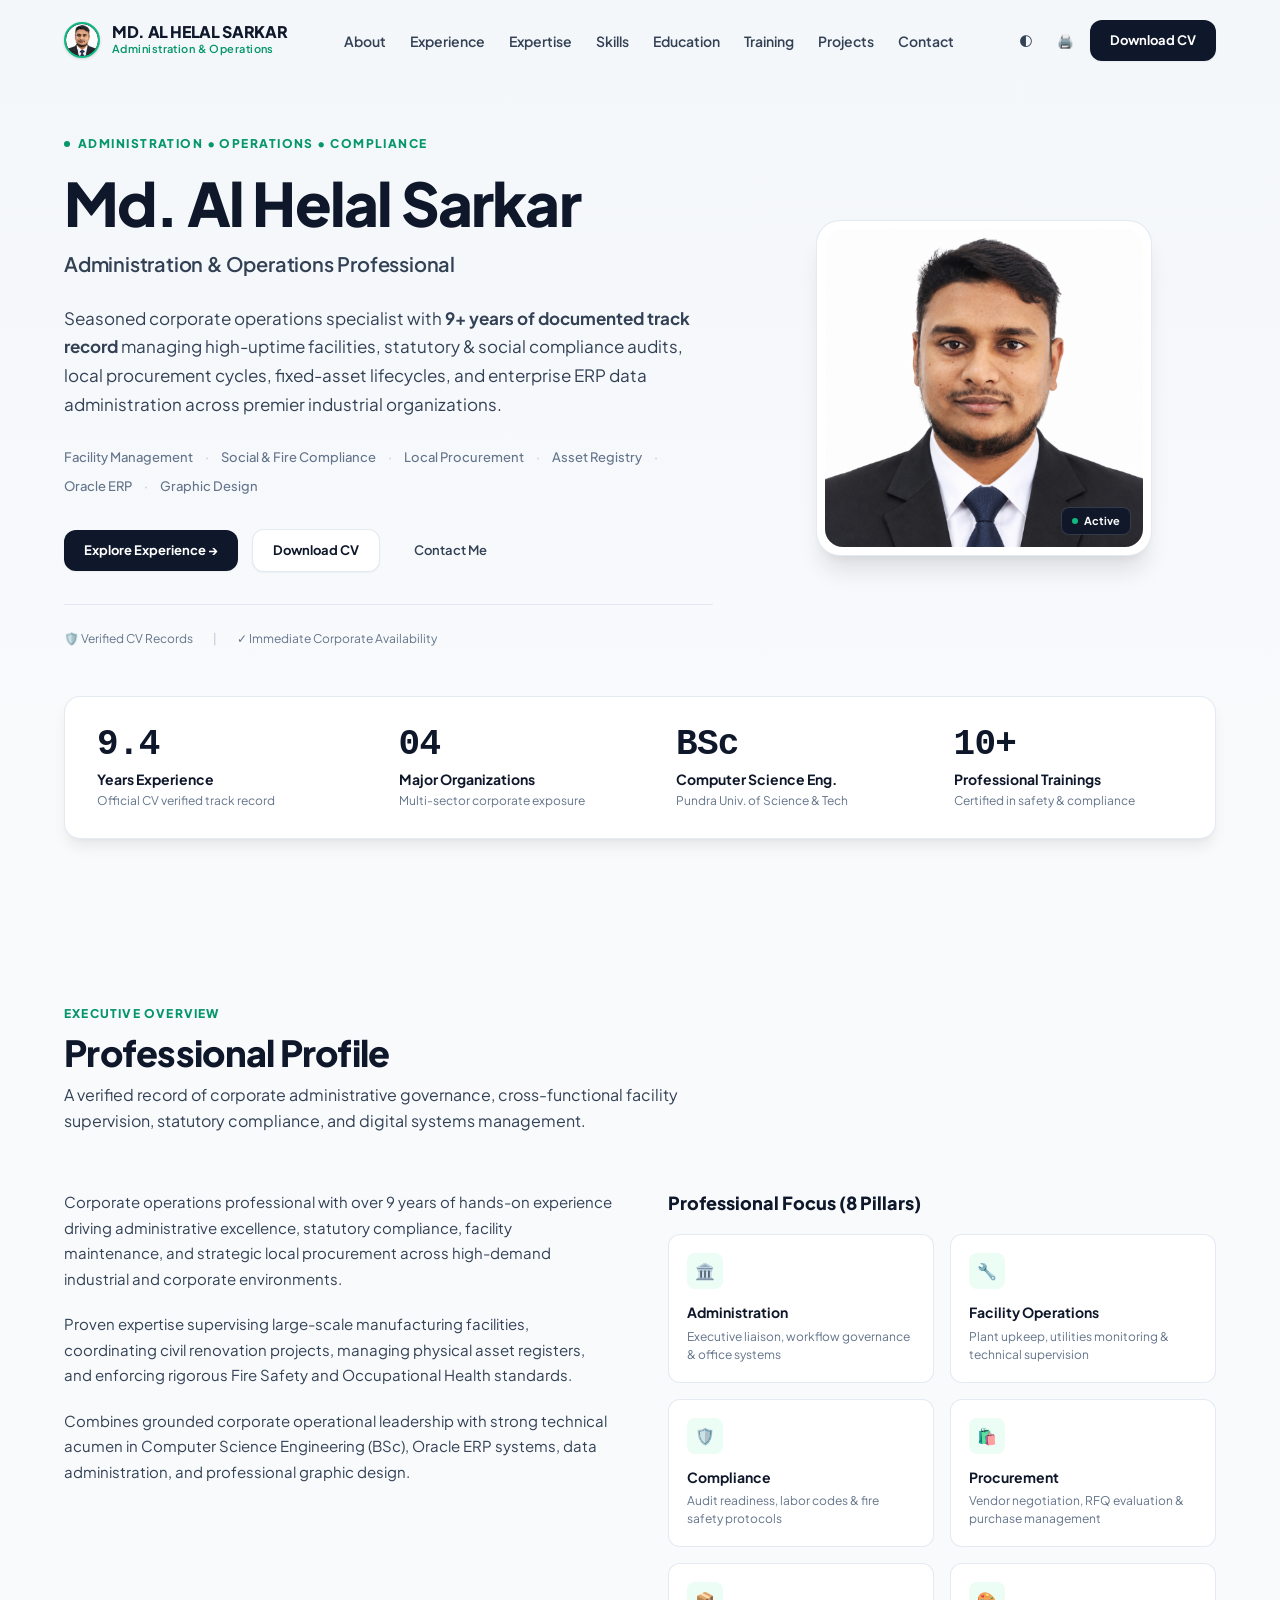
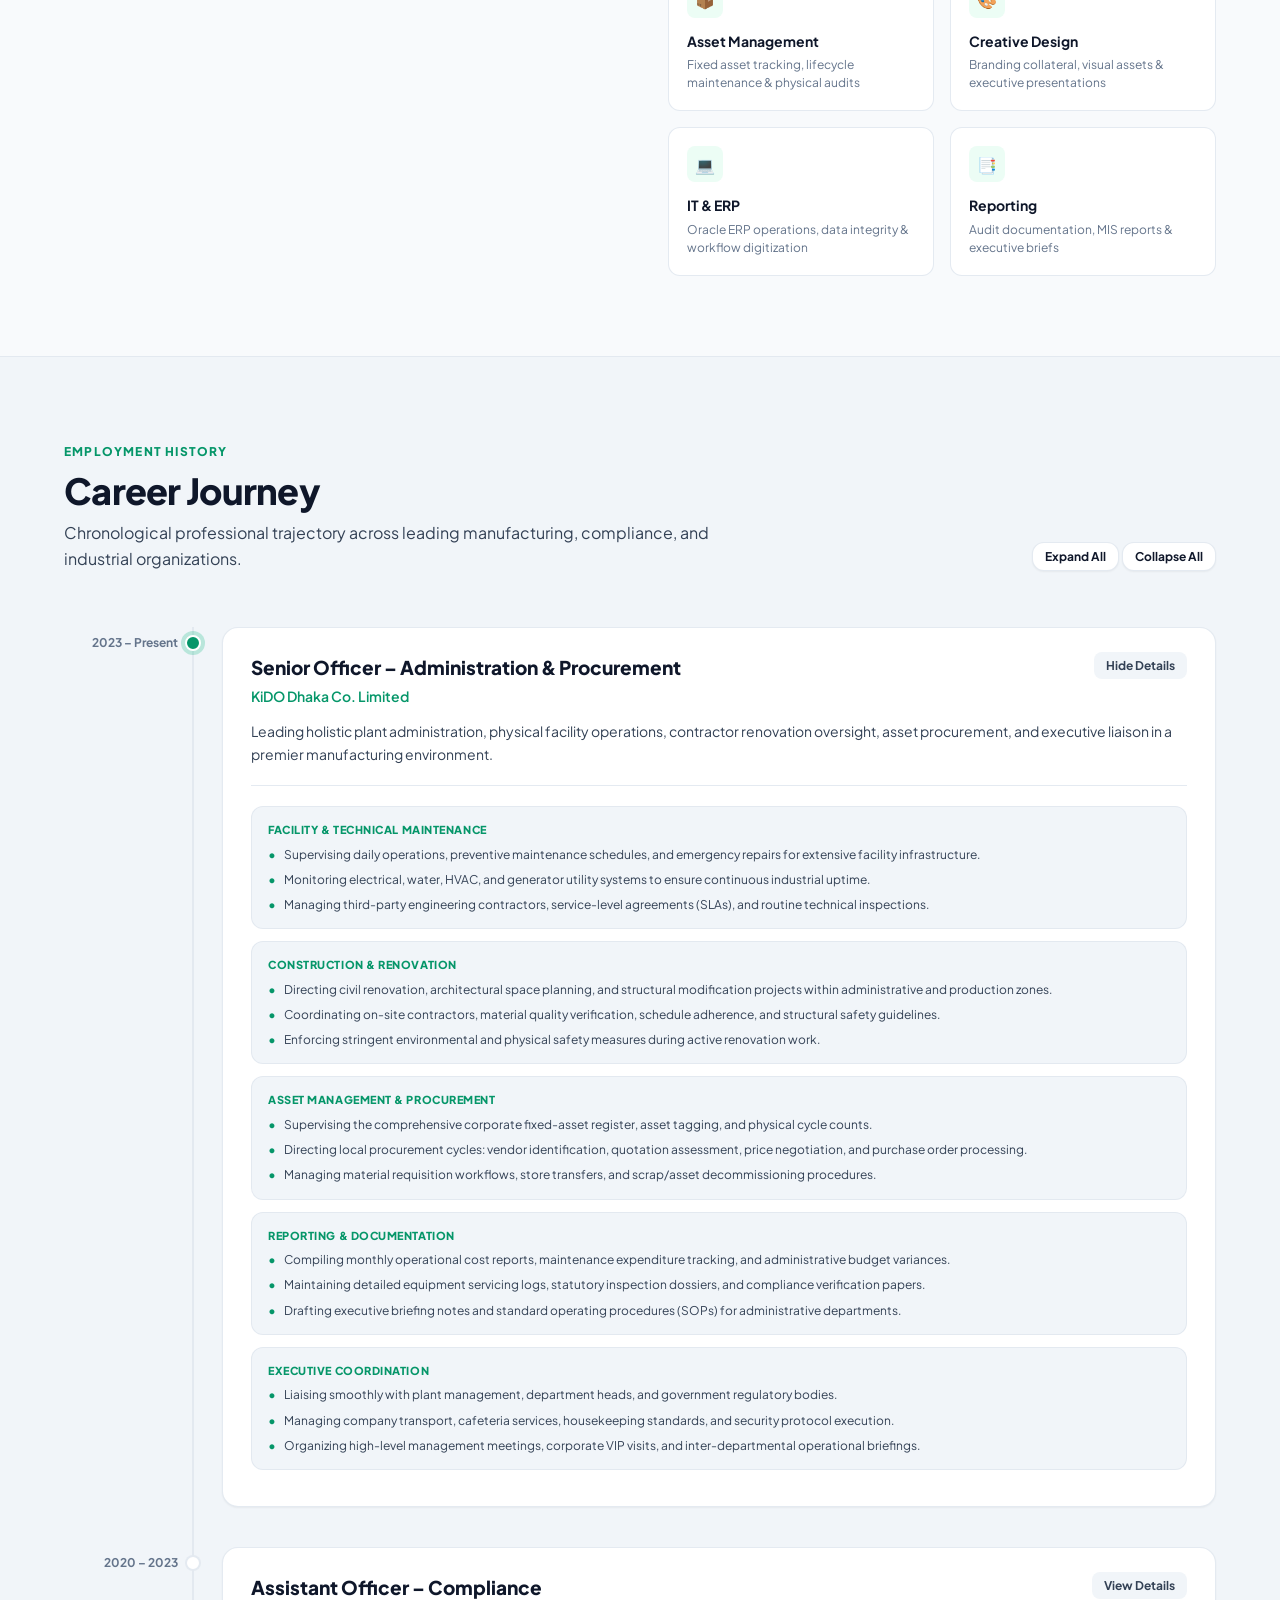
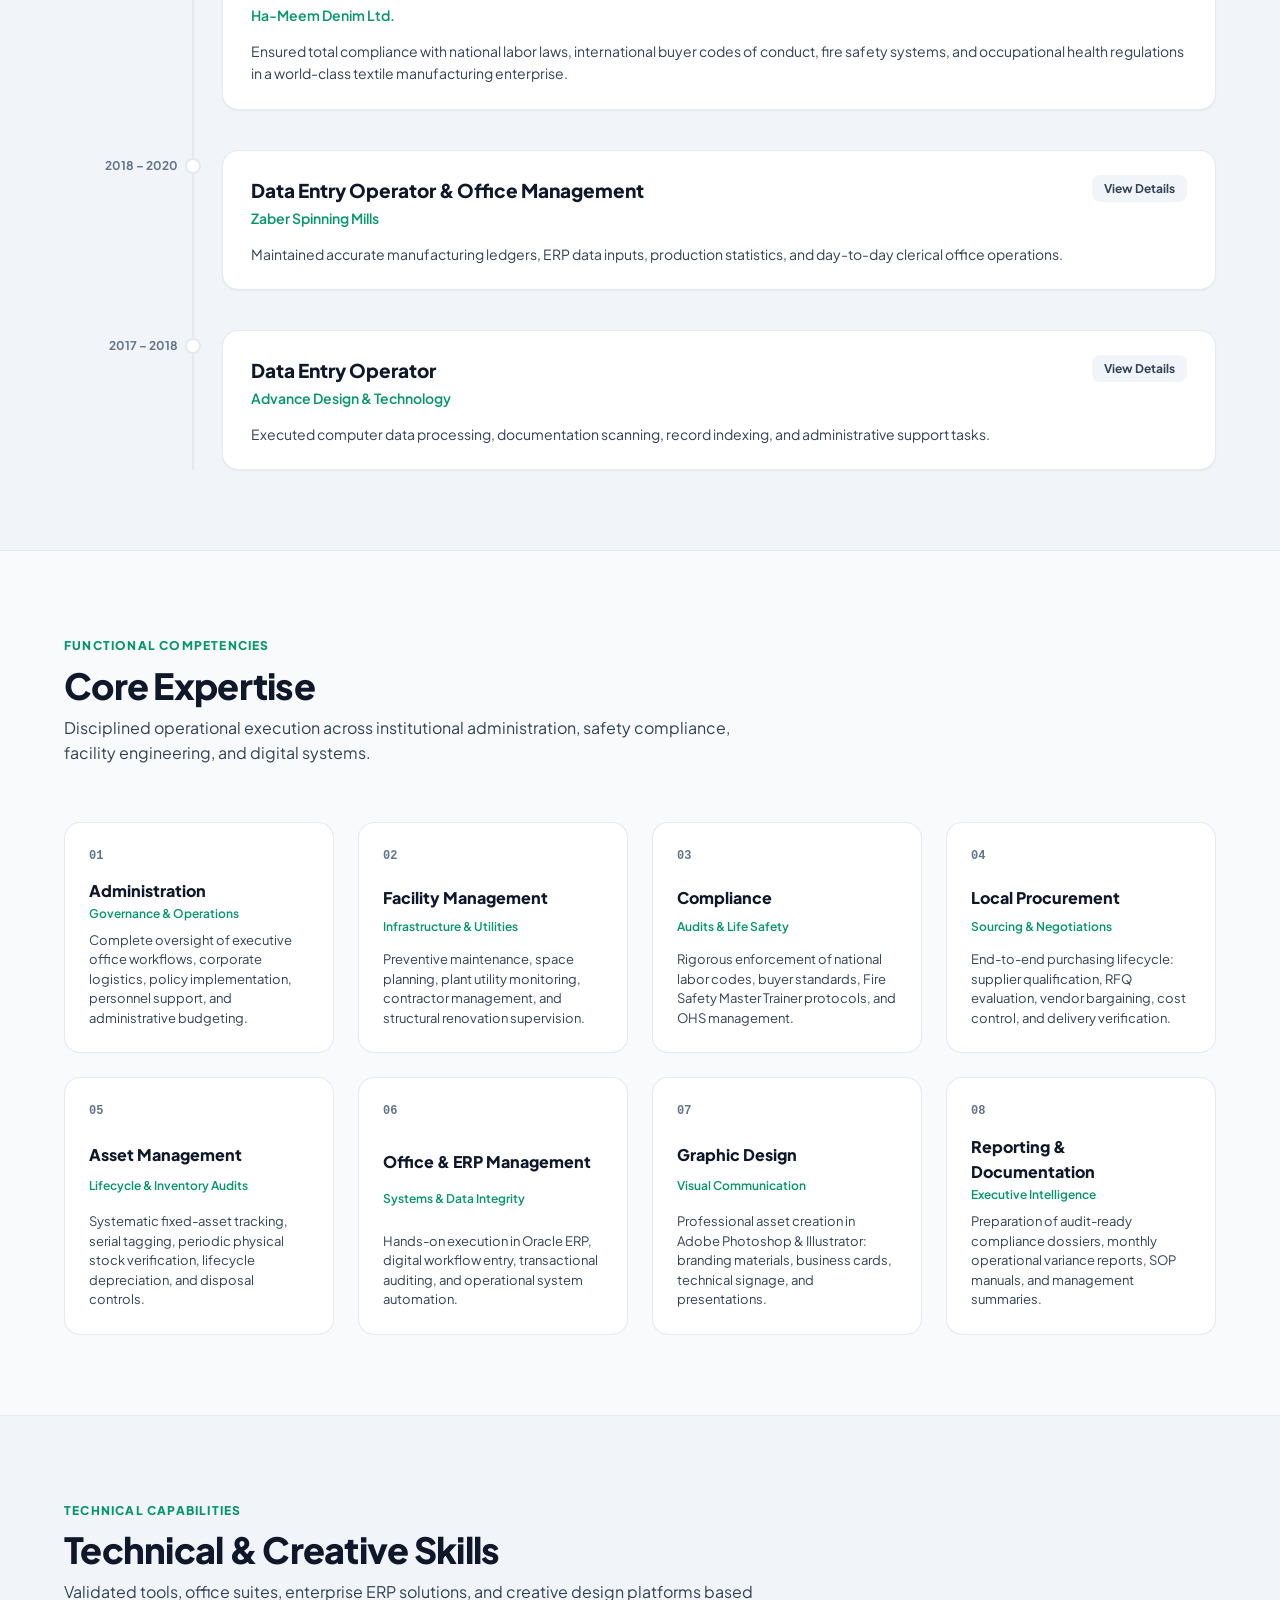
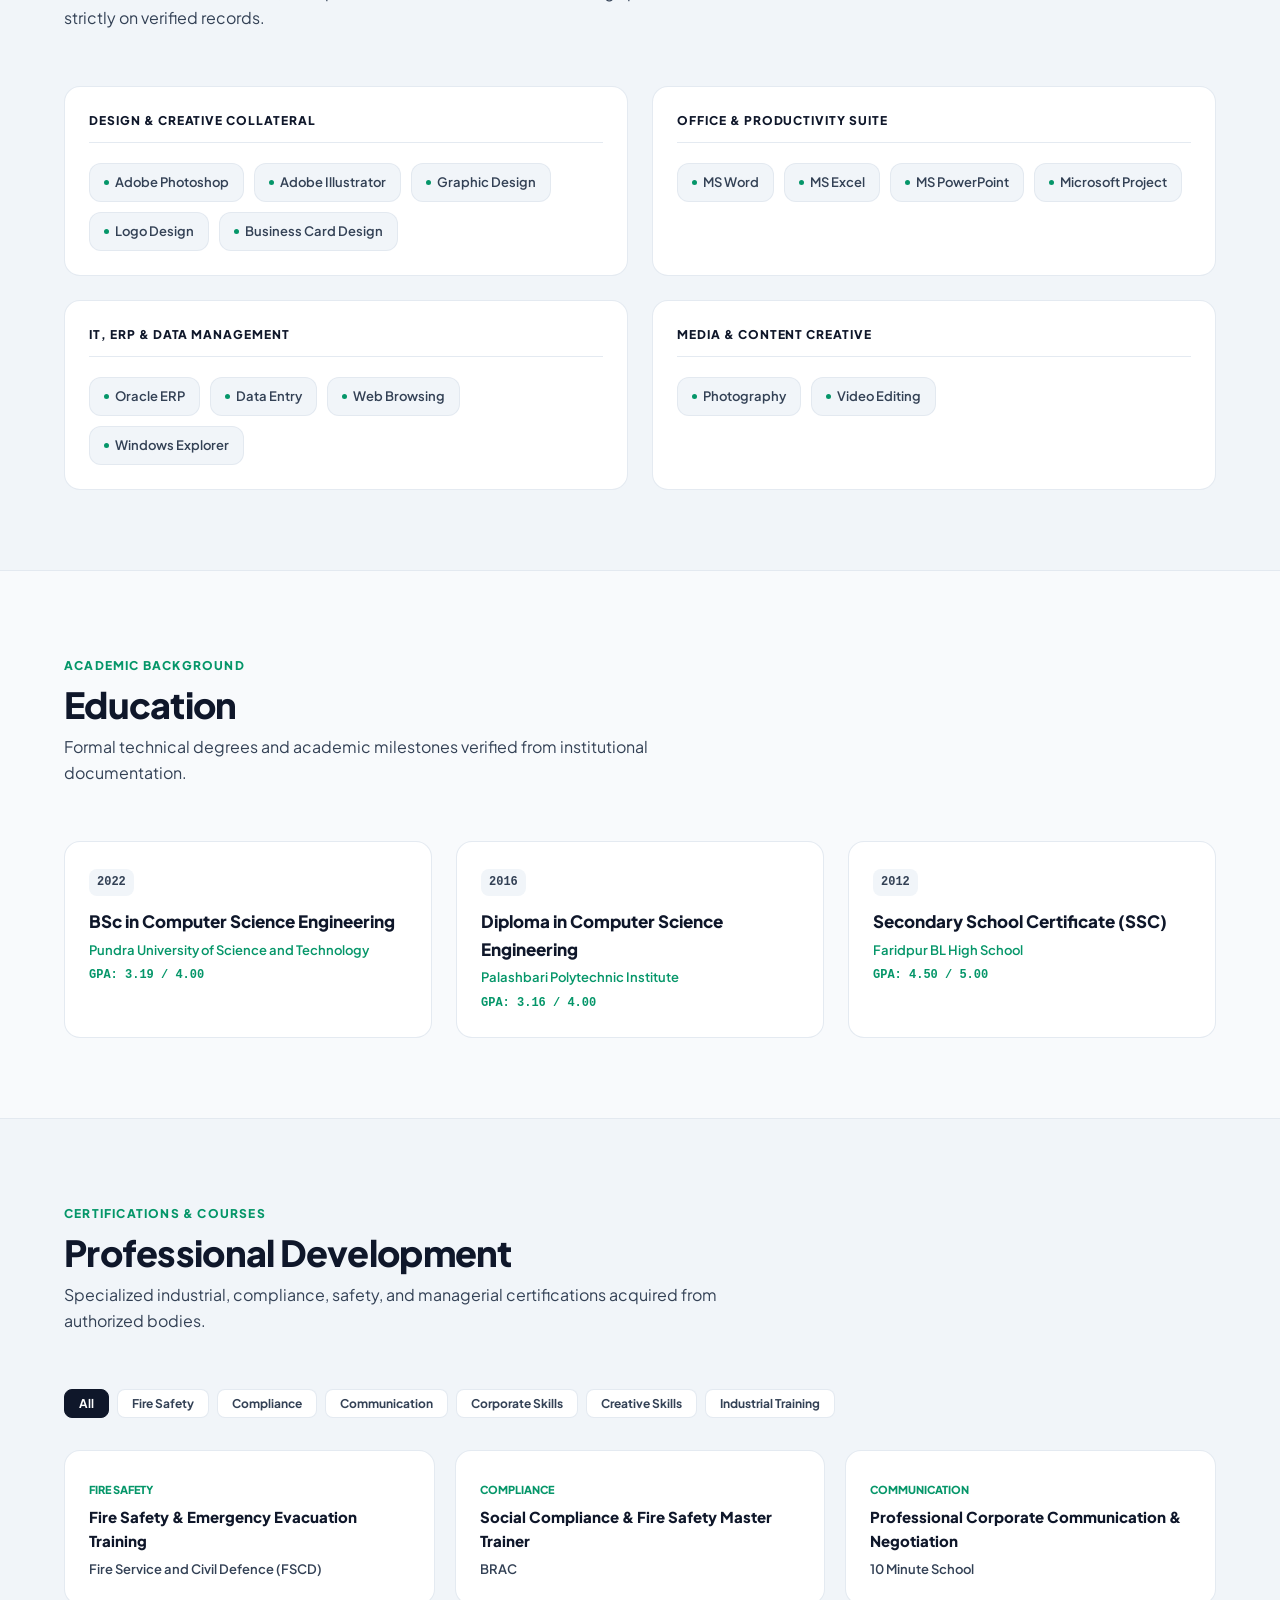
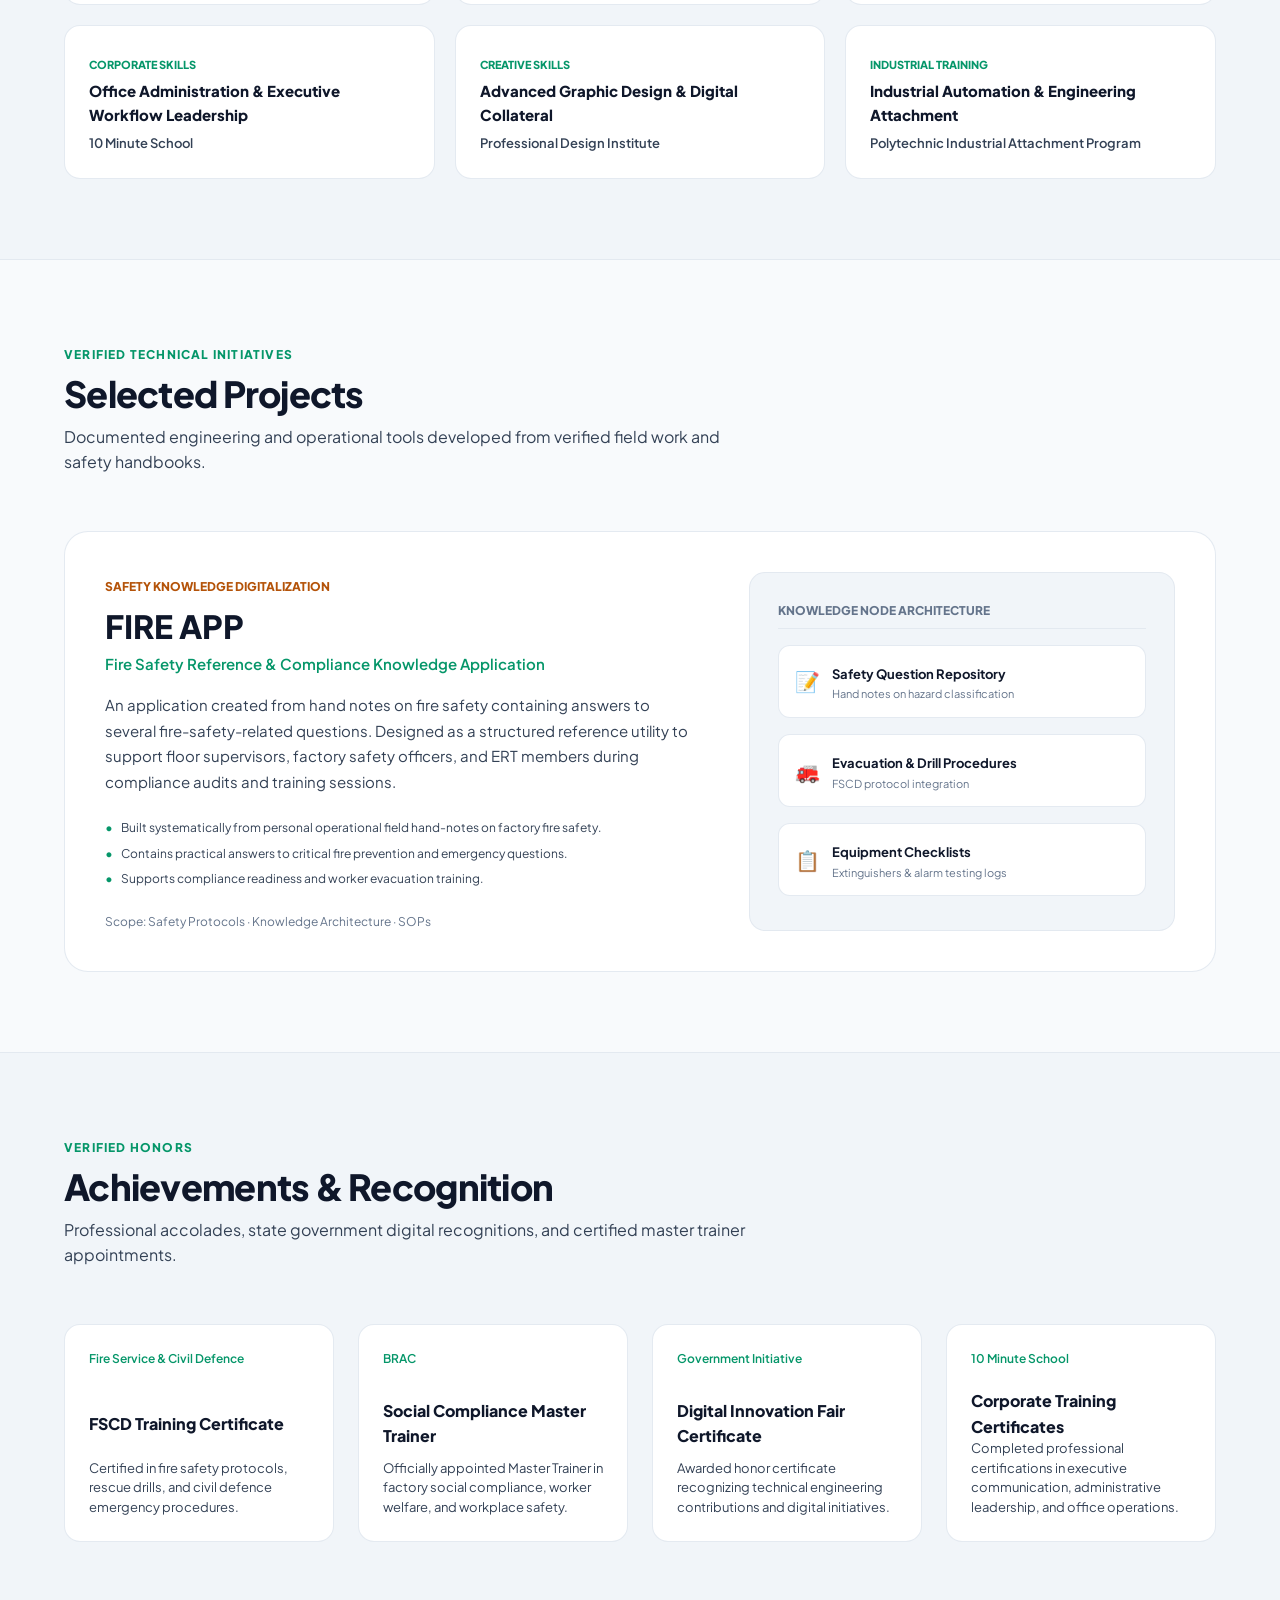
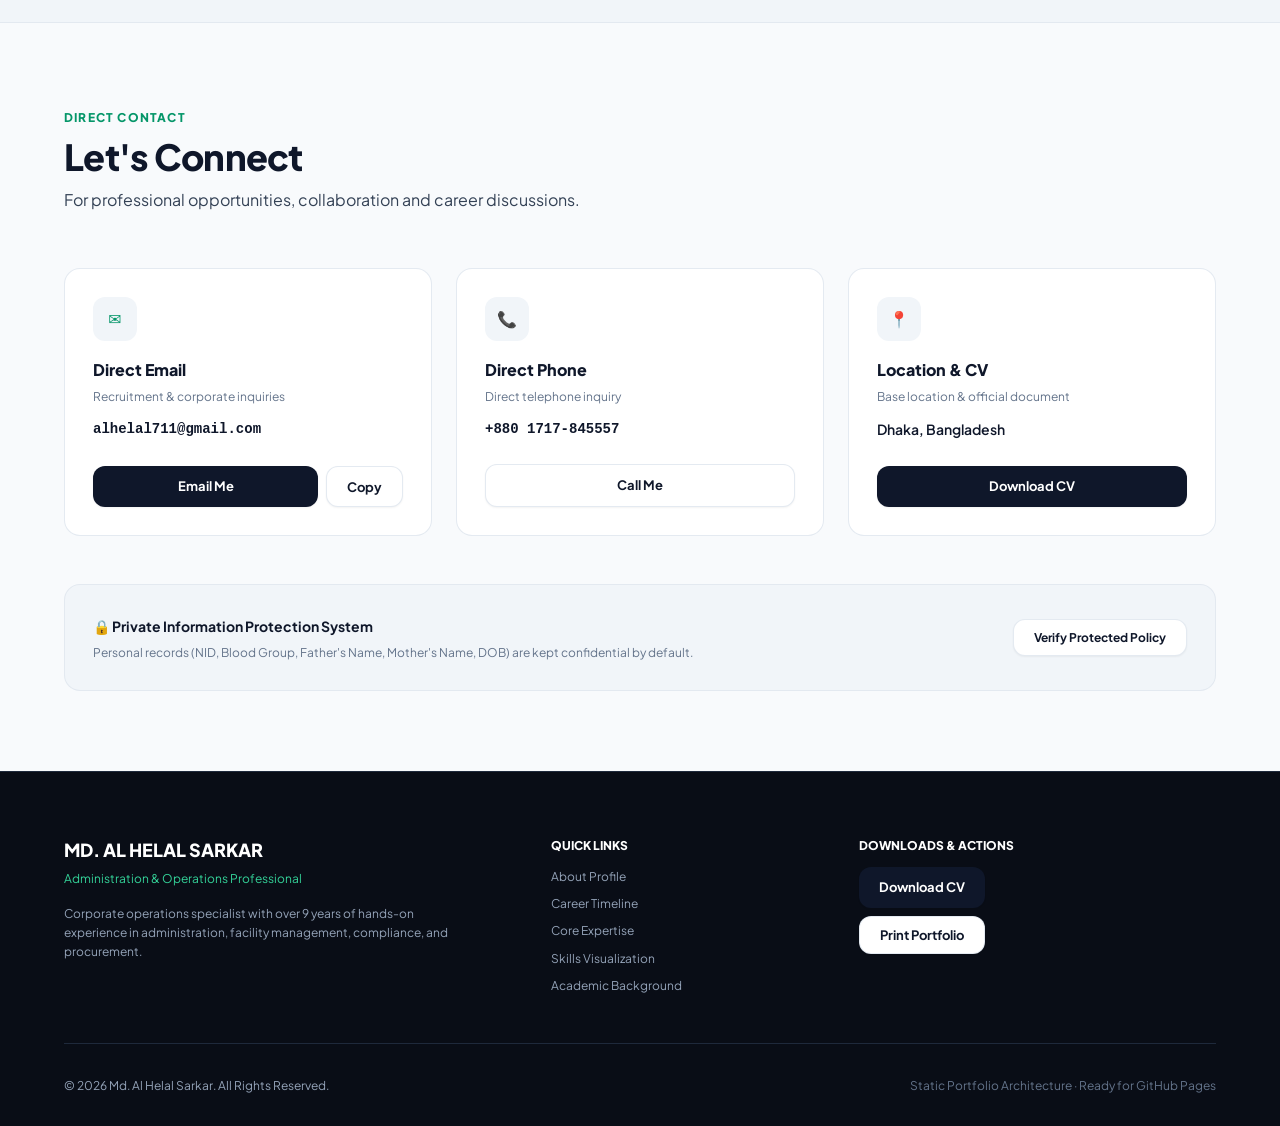
<file: index.html>
<!DOCTYPE html>
<html lang="en">
<head>
  <meta charset="UTF-8" />
  <meta name="viewport" content="width=device-width, initial-scale=1.0" />
  <title>Md. Al Helal Sarkar | Administration & Operations Professional</title>
  <meta name="description" content="Corporate operations specialist with 9+ years of experience in Administration, Facility Management, Compliance, Local Procurement, Asset Management, and IT/ERP." />
  <meta name="author" content="Md. Al Helal Sarkar" />
  
  <!-- Open Graph -->
  <meta property="og:title" content="Md. Al Helal Sarkar | Administration & Operations Professional" />
  <meta property="og:description" content="Executive portfolio of Md. Al Helal Sarkar. Corporate operations specialist with 9+ years of experience." />
  <meta property="og:type" content="website" />
  <meta property="og:image" content="assets/profile.jpg" />
  
  <link rel="icon" type="image/svg+xml" href="assets/favicon.svg" />
  <link rel="preconnect" href="https://fonts.googleapis.com">
  <link rel="preconnect" href="https://fonts.gstatic.com" crossorigin>
  <link href="https://fonts.googleapis.com/css2?family=Plus+Jakarta+Sans:wght@300;400;500;600;700;800&display=swap" rel="stylesheet">
  
  <link rel="stylesheet" href="css/style.css?v=2.0" />
</head>
<body>

  <!-- Sticky Executive Navigation (3-Zone Contract) -->
  <header class="site-header">
    <div class="container nav-container">
      <!-- Zone 1: Wordmark -->
      <a href="#home" class="brand-link">
        <div class="brand-badge" style="width: 2.25rem; height: 2.25rem; max-width: 2.25rem; max-height: 2.25rem; min-width: 2.25rem; min-height: 2.25rem; border-radius: 50%; overflow: hidden; border: 2px solid #10b981; display: inline-flex; align-items: center; justify-content: center; flex-shrink: 0; box-shadow: 0 1px 3px rgba(0,0,0,0.15);">
          <img
            src="assets/profile.jpg?v=2.0"
            alt="Md. Al Helal Sarkar"
            width="36"
            height="36"
            style="width: 100%; height: 100%; max-width: 100%; max-height: 100%; object-fit: cover; border-radius: 50%; display: block;"
            class="brand-avatar-img js-profile-img"
          />
        </div>
        <div class="brand-meta">
          <span class="brand-title">MD. AL HELAL SARKAR</span>
          <span class="brand-sub">Administration &amp; Operations</span>
        </div>
      </a>

      <!-- Zone 2: Navigation Links -->
      <nav>
        <ul class="nav-links">
          <li><a href="#about" class="nav-link">About</a></li>
          <li><a href="#experience" class="nav-link">Experience</a></li>
          <li><a href="#expertise" class="nav-link">Expertise</a></li>
          <li><a href="#skills" class="nav-link">Skills</a></li>
          <li><a href="#education" class="nav-link">Education</a></li>
          <li><a href="#training" class="nav-link">Training</a></li>
          <li><a href="#projects" class="nav-link">Projects</a></li>
          <li><a href="#contact" class="nav-link">Contact</a></li>
        </ul>
      </nav>

      <!-- Zone 3: Utilities & CTA -->
      <div class="nav-actions">
        <button id="theme-toggle-btn" class="icon-btn" title="Toggle Dark/Light Mode" aria-label="Toggle Theme">
          🌓
        </button>
        <button class="icon-btn js-print-portfolio" title="Print Executive CV" aria-label="Print CV">
          🖨️
        </button>
        <a href="assets/cv.pdf" class="btn-primary js-cv-download">
          Download CV
        </a>
        <button id="hamburger-btn" class="icon-btn hamburger-btn" aria-label="Toggle Mobile Navigation">
          ☰
        </button>
      </div>
    </div>

    <!-- Mobile Drawer -->
    <div id="mobile-drawer" class="mobile-drawer">
      <ul class="mobile-nav-list">
        <li><a href="#about" class="mobile-nav-link">About</a></li>
        <li><a href="#experience" class="mobile-nav-link">Experience</a></li>
        <li><a href="#expertise" class="mobile-nav-link">Expertise</a></li>
        <li><a href="#skills" class="mobile-nav-link">Skills</a></li>
        <li><a href="#education" class="mobile-nav-link">Education</a></li>
        <li><a href="#training" class="mobile-nav-link">Training</a></li>
        <li><a href="#projects" class="mobile-nav-link">Projects</a></li>
        <li><a href="#contact" class="mobile-nav-link">Contact</a></li>
      </ul>
    </div>
  </header>

  <!-- Hero Section -->
  <section id="home" class="hero-section">
    <div class="container hero-grid">
      <!-- Left Hero Text -->
      <div>
        <div class="hero-eyebrow">
          <span class="hero-dot"></span>
          <span>ADMINISTRATION • OPERATIONS • COMPLIANCE</span>
        </div>
        <h1 class="hero-title">Md. Al Helal Sarkar</h1>
        <h2 class="hero-subtitle">Administration &amp; Operations Professional</h2>
        <p class="hero-desc">
          Seasoned corporate operations specialist with <strong>9+ years of documented track record</strong> managing high-uptime facilities, statutory &amp; social compliance audits, local procurement cycles, fixed-asset lifecycles, and enterprise ERP data administration across premier industrial organizations.
        </p>

        <!-- Unboxed Metadata Line -->
        <div class="unboxed-meta">
          <span>Facility Management</span>
          <span class="sep">·</span>
          <span>Social &amp; Fire Compliance</span>
          <span class="sep">·</span>
          <span>Local Procurement</span>
          <span class="sep">·</span>
          <span>Asset Registry</span>
          <span class="sep">·</span>
          <span>Oracle ERP</span>
          <span class="sep">·</span>
          <span>Graphic Design</span>
        </div>

        <!-- 3 CTA Buttons -->
        <div class="hero-ctas">
          <a href="#experience" class="btn-primary">Explore Experience →</a>
          <a href="assets/cv.pdf" class="btn-secondary js-cv-download">Download CV</a>
          <a href="#contact" class="btn-ghost">Contact Me</a>
        </div>

        <div class="hero-trust">
          <span>🛡️ Verified CV Records</span>
          <span class="sep">|</span>
          <span>✓ Immediate Corporate Availability</span>
        </div>
      </div>

      <!-- Right Hero Profile Image Frame -->
      <div class="hero-portrait-wrapper">
        <div class="portrait-frame">
          <img
            src="assets/profile.jpg?v=2.0"
            alt="Md. Al Helal Sarkar"
            class="portrait-img js-profile-img"
          />
          <div class="portrait-fallback js-portrait-fallback" style="display: none;">
            <div class="fallback-monogram">AH</div>
            <strong style="font-size: 1.125rem;">Md. Al Helal Sarkar</strong>
            <span style="font-size: 0.75rem; color: #34d399; margin-top: 0.25rem;">Administration &amp; Operations</span>
          </div>
          <div class="active-badge">
            <span class="active-pulse"></span>
            <span>Active</span>
          </div>
        </div>
      </div>
    </div>
  </section>

  <!-- Hero Statistics -->
  <div class="container">
    <div class="hero-stats-card">
      <div class="stats-grid">
        <div class="stat-item">
          <span class="stat-val tabular-nums">9.4</span>
          <span class="stat-label">Years Experience</span>
          <span class="stat-sub">Official CV verified track record</span>
        </div>
        <div class="stat-item">
          <span class="stat-val tabular-nums">04</span>
          <span class="stat-label">Major Organizations</span>
          <span class="stat-sub">Multi-sector corporate exposure</span>
        </div>
        <div class="stat-item">
          <span class="stat-val">BSc</span>
          <span class="stat-label">Computer Science Eng.</span>
          <span class="stat-sub">Pundra Univ. of Science &amp; Tech</span>
        </div>
        <div class="stat-item">
          <span class="stat-val tabular-nums">10+</span>
          <span class="stat-label">Professional Trainings</span>
          <span class="stat-sub">Certified in safety &amp; compliance</span>
        </div>
      </div>
    </div>
  </div>

  <!-- Executive About Section -->
  <section id="about" class="section">
    <div class="container">
      <div class="section-head">
        <div class="section-kicker">Executive Overview</div>
        <h2 class="section-title">Professional Profile</h2>
        <p class="section-lead">A verified record of corporate administrative governance, cross-functional facility supervision, statutory compliance, and digital systems management.</p>
      </div>

      <div class="about-grid">
        <!-- Left Column: Narrative -->
        <div class="about-narrative">
          <p>
            Corporate operations professional with over 9 years of hands-on experience driving administrative excellence, statutory compliance, facility maintenance, and strategic local procurement across high-demand industrial and corporate environments.
          </p>
          <p>
            Proven expertise supervising large-scale manufacturing facilities, coordinating civil renovation projects, managing physical asset registers, and enforcing rigorous Fire Safety and Occupational Health standards.
          </p>
          <p>
            Combines grounded corporate operational leadership with strong technical acumen in Computer Science Engineering (BSc), Oracle ERP systems, data administration, and professional graphic design.
          </p>
        </div>

        <!-- Right Column: 8 Professional Focus Cards -->
        <div>
          <h3 style="font-size: 1.125rem; font-weight: 800; margin-bottom: 1rem;">Professional Focus (8 Pillars)</h3>
          <div class="focus-grid">
            <div class="focus-card">
              <div class="focus-icon">🏛️</div>
              <h4 class="focus-title">Administration</h4>
              <p class="focus-desc">Executive liaison, workflow governance &amp; office systems</p>
            </div>
            <div class="focus-card">
              <div class="focus-icon">🔧</div>
              <h4 class="focus-title">Facility Operations</h4>
              <p class="focus-desc">Plant upkeep, utilities monitoring &amp; technical supervision</p>
            </div>
            <div class="focus-card">
              <div class="focus-icon">🛡️</div>
              <h4 class="focus-title">Compliance</h4>
              <p class="focus-desc">Audit readiness, labor codes &amp; fire safety protocols</p>
            </div>
            <div class="focus-card">
              <div class="focus-icon">🛍️</div>
              <h4 class="focus-title">Procurement</h4>
              <p class="focus-desc">Vendor negotiation, RFQ evaluation &amp; purchase management</p>
            </div>
            <div class="focus-card">
              <div class="focus-icon">📦</div>
              <h4 class="focus-title">Asset Management</h4>
              <p class="focus-desc">Fixed asset tracking, lifecycle maintenance &amp; physical audits</p>
            </div>
            <div class="focus-card">
              <div class="focus-icon">🎨</div>
              <h4 class="focus-title">Creative Design</h4>
              <p class="focus-desc">Branding collateral, visual assets &amp; executive presentations</p>
            </div>
            <div class="focus-card">
              <div class="focus-icon">💻</div>
              <h4 class="focus-title">IT &amp; ERP</h4>
              <p class="focus-desc">Oracle ERP operations, data integrity &amp; workflow digitization</p>
            </div>
            <div class="focus-card">
              <div class="focus-icon">📑</div>
              <h4 class="focus-title">Reporting</h4>
              <p class="focus-desc">Audit documentation, MIS reports &amp; executive briefs</p>
            </div>
          </div>
        </div>
      </div>
    </div>
  </section>

  <!-- Career Journey Timeline -->
  <section id="experience" class="section section-alt">
    <div class="container">
      <div style="display: flex; justify-content: space-between; align-items: flex-end; margin-bottom: 3.5rem;">
        <div class="section-head" style="margin-bottom: 0;">
          <div class="section-kicker">Employment History</div>
          <h2 class="section-title">Career Journey</h2>
          <p class="section-lead">Chronological professional trajectory across leading manufacturing, compliance, and industrial organizations.</p>
        </div>
        <div>
          <button id="btn-expand-all" class="btn-secondary" style="font-size: 0.75rem; padding: 0.375rem 0.75rem;">Expand All</button>
          <button id="btn-collapse-all" class="btn-secondary" style="font-size: 0.75rem; padding: 0.375rem 0.75rem;">Collapse All</button>
        </div>
      </div>

      <div class="timeline">
        <!-- Item 1: KiDO Dhaka Co. Limited -->
        <div class="timeline-item current">
          <div class="timeline-node"></div>
          <div class="timeline-period-badge">2023 – Present</div>
          <div class="timeline-card">
            <div class="timeline-header">
              <div>
                <h3 class="role-title">Senior Officer – Administration &amp; Procurement</h3>
                <span class="company-name">KiDO Dhaka Co. Limited</span>
              </div>
              <button class="btn-toggle-details js-toggle-experience" data-target="kido-details">
                Hide Details
              </button>
            </div>
            <p class="role-summary">
              Leading holistic plant administration, physical facility operations, contractor renovation oversight, asset procurement, and executive liaison in a premier manufacturing environment.
            </p>

            <div id="kido-details" class="role-details open">
              <div class="category-block">
                <div class="cat-name">FACILITY &amp; TECHNICAL MAINTENANCE</div>
                <ul class="bullet-list">
                  <li>Supervising daily operations, preventive maintenance schedules, and emergency repairs for extensive facility infrastructure.</li>
                  <li>Monitoring electrical, water, HVAC, and generator utility systems to ensure continuous industrial uptime.</li>
                  <li>Managing third-party engineering contractors, service-level agreements (SLAs), and routine technical inspections.</li>
                </ul>
              </div>

              <div class="category-block">
                <div class="cat-name">CONSTRUCTION &amp; RENOVATION</div>
                <ul class="bullet-list">
                  <li>Directing civil renovation, architectural space planning, and structural modification projects within administrative and production zones.</li>
                  <li>Coordinating on-site contractors, material quality verification, schedule adherence, and structural safety guidelines.</li>
                  <li>Enforcing stringent environmental and physical safety measures during active renovation work.</li>
                </ul>
              </div>

              <div class="category-block">
                <div class="cat-name">ASSET MANAGEMENT &amp; PROCUREMENT</div>
                <ul class="bullet-list">
                  <li>Supervising the comprehensive corporate fixed-asset register, asset tagging, and physical cycle counts.</li>
                  <li>Directing local procurement cycles: vendor identification, quotation assessment, price negotiation, and purchase order processing.</li>
                  <li>Managing material requisition workflows, store transfers, and scrap/asset decommissioning procedures.</li>
                </ul>
              </div>

              <div class="category-block">
                <div class="cat-name">REPORTING &amp; DOCUMENTATION</div>
                <ul class="bullet-list">
                  <li>Compiling monthly operational cost reports, maintenance expenditure tracking, and administrative budget variances.</li>
                  <li>Maintaining detailed equipment servicing logs, statutory inspection dossiers, and compliance verification papers.</li>
                  <li>Drafting executive briefing notes and standard operating procedures (SOPs) for administrative departments.</li>
                </ul>
              </div>

              <div class="category-block">
                <div class="cat-name">EXECUTIVE COORDINATION</div>
                <ul class="bullet-list">
                  <li>Liaising smoothly with plant management, department heads, and government regulatory bodies.</li>
                  <li>Managing company transport, cafeteria services, housekeeping standards, and security protocol execution.</li>
                  <li>Organizing high-level management meetings, corporate VIP visits, and inter-departmental operational briefings.</li>
                </ul>
              </div>
            </div>
          </div>
        </div>

        <!-- Item 2: Ha-Meem Denim Ltd. -->
        <div class="timeline-item">
          <div class="timeline-node"></div>
          <div class="timeline-period-badge">2020 – 2023</div>
          <div class="timeline-card">
            <div class="timeline-header">
              <div>
                <h3 class="role-title">Assistant Officer – Compliance</h3>
                <span class="company-name">Ha-Meem Denim Ltd.</span>
              </div>
              <button class="btn-toggle-details js-toggle-experience" data-target="hameem-details">
                View Details
              </button>
            </div>
            <p class="role-summary">
              Ensured total compliance with national labor laws, international buyer codes of conduct, fire safety systems, and occupational health regulations in a world-class textile manufacturing enterprise.
            </p>

            <div id="hameem-details" class="role-details">
              <ul class="bullet-list">
                <li>Audited factory floor operations against social compliance codes, buyer requirements, and statutory labor laws.</li>
                <li>Conducted fire safety drills, evacuation simulations, and routine checks on fire detection and suppression apparatus.</li>
                <li>Prepared documentation dossiers for third-party buyer social audits, environmental assessments, and compliance renewals.</li>
                <li>Facilitated safety committee meetings, worker grievance procedures, and emergency response team (ERT) readiness.</li>
              </ul>
            </div>
          </div>
        </div>

        <!-- Item 3: Zaber Spinning Mills -->
        <div class="timeline-item">
          <div class="timeline-node"></div>
          <div class="timeline-period-badge">2018 – 2020</div>
          <div class="timeline-card">
            <div class="timeline-header">
              <div>
                <h3 class="role-title">Data Entry Operator &amp; Office Management</h3>
                <span class="company-name">Zaber Spinning Mills</span>
              </div>
              <button class="btn-toggle-details js-toggle-experience" data-target="zaber-details">
                View Details
              </button>
            </div>
            <p class="role-summary">
              Maintained accurate manufacturing ledgers, ERP data inputs, production statistics, and day-to-day clerical office operations.
            </p>

            <div id="zaber-details" class="role-details">
              <ul class="bullet-list">
                <li>Accurately entered and validated daily production logs, raw material reconciliations, and dispatch data into enterprise databases.</li>
                <li>Organized physical and digital filing repositories for departmental correspondence, invoices, and supplier receipts.</li>
                <li>Assisted administrative executives with shift scheduling, staff attendance tracking, and administrative reports.</li>
              </ul>
            </div>
          </div>
        </div>

        <!-- Item 4: Advance Design & Technology -->
        <div class="timeline-item">
          <div class="timeline-node"></div>
          <div class="timeline-period-badge">2017 – 2018</div>
          <div class="timeline-card">
            <div class="timeline-header">
              <div>
                <h3 class="role-title">Data Entry Operator</h3>
                <span class="company-name">Advance Design &amp; Technology</span>
              </div>
              <button class="btn-toggle-details js-toggle-experience" data-target="advance-details">
                View Details
              </button>
            </div>
            <p class="role-summary">
              Executed computer data processing, documentation scanning, record indexing, and administrative support tasks.
            </p>

            <div id="advance-details" class="role-details">
              <ul class="bullet-list">
                <li>Transcribed technical data sheets, project blueprints, and commercial documents into standardized digital archives.</li>
                <li>Verified entry accuracy to maintain error-free database records and client project files.</li>
                <li>Supported front-office administrative coordination, inventory logs, and equipment supplies.</li>
              </ul>
            </div>
          </div>
        </div>
      </div>
    </div>
  </section>

  <!-- Core Expertise -->
  <section id="expertise" class="section">
    <div class="container">
      <div class="section-head">
        <div class="section-kicker">Functional Competencies</div>
        <h2 class="section-title">Core Expertise</h2>
        <p class="section-lead">Disciplined operational execution across institutional administration, safety compliance, facility engineering, and digital systems.</p>
      </div>

      <div class="expertise-grid">
        <div class="expertise-card">
          <span class="expertise-num">01</span>
          <h3 class="expertise-title">Administration</h3>
          <span class="expertise-sub">Governance &amp; Operations</span>
          <p class="expertise-desc">Complete oversight of executive office workflows, corporate logistics, policy implementation, personnel support, and administrative budgeting.</p>
        </div>
        <div class="expertise-card">
          <span class="expertise-num">02</span>
          <h3 class="expertise-title">Facility Management</h3>
          <span class="expertise-sub">Infrastructure &amp; Utilities</span>
          <p class="expertise-desc">Preventive maintenance, space planning, plant utility monitoring, contractor management, and structural renovation supervision.</p>
        </div>
        <div class="expertise-card">
          <span class="expertise-num">03</span>
          <h3 class="expertise-title">Compliance</h3>
          <span class="expertise-sub">Audits &amp; Life Safety</span>
          <p class="expertise-desc">Rigorous enforcement of national labor codes, buyer standards, Fire Safety Master Trainer protocols, and OHS management.</p>
        </div>
        <div class="expertise-card">
          <span class="expertise-num">04</span>
          <h3 class="expertise-title">Local Procurement</h3>
          <span class="expertise-sub">Sourcing &amp; Negotiations</span>
          <p class="expertise-desc">End-to-end purchasing lifecycle: supplier qualification, RFQ evaluation, vendor bargaining, cost control, and delivery verification.</p>
        </div>
        <div class="expertise-card">
          <span class="expertise-num">05</span>
          <h3 class="expertise-title">Asset Management</h3>
          <span class="expertise-sub">Lifecycle &amp; Inventory Audits</span>
          <p class="expertise-desc">Systematic fixed-asset tracking, serial tagging, periodic physical stock verification, lifecycle depreciation, and disposal controls.</p>
        </div>
        <div class="expertise-card">
          <span class="expertise-num">06</span>
          <h3 class="expertise-title">Office &amp; ERP Management</h3>
          <span class="expertise-sub">Systems &amp; Data Integrity</span>
          <p class="expertise-desc">Hands-on execution in Oracle ERP, digital workflow entry, transactional auditing, and operational system automation.</p>
        </div>
        <div class="expertise-card">
          <span class="expertise-num">07</span>
          <h3 class="expertise-title">Graphic Design</h3>
          <span class="expertise-sub">Visual Communication</span>
          <p class="expertise-desc">Professional asset creation in Adobe Photoshop &amp; Illustrator: branding materials, business cards, technical signage, and presentations.</p>
        </div>
        <div class="expertise-card">
          <span class="expertise-num">08</span>
          <h3 class="expertise-title">Reporting &amp; Documentation</h3>
          <span class="expertise-sub">Executive Intelligence</span>
          <p class="expertise-desc">Preparation of audit-ready compliance dossiers, monthly operational variance reports, SOP manuals, and management summaries.</p>
        </div>
      </div>
    </div>
  </section>

  <!-- Technical & Creative Skills -->
  <section id="skills" class="section section-alt">
    <div class="container">
      <div class="section-head">
        <div class="section-kicker">Technical Capabilities</div>
        <h2 class="section-title">Technical &amp; Creative Skills</h2>
        <p class="section-lead">Validated tools, office suites, enterprise ERP solutions, and creative design platforms based strictly on verified records.</p>
      </div>

      <div class="skills-grid">
        <div class="skill-category-card">
          <h3 class="skill-cat-title">DESIGN &amp; CREATIVE COLLATERAL</h3>
          <div class="skill-tags">
            <span class="skill-tag"><span class="skill-dot"></span> Adobe Photoshop</span>
            <span class="skill-tag"><span class="skill-dot"></span> Adobe Illustrator</span>
            <span class="skill-tag"><span class="skill-dot"></span> Graphic Design</span>
            <span class="skill-tag"><span class="skill-dot"></span> Logo Design</span>
            <span class="skill-tag"><span class="skill-dot"></span> Business Card Design</span>
          </div>
        </div>

        <div class="skill-category-card">
          <h3 class="skill-cat-title">OFFICE &amp; PRODUCTIVITY SUITE</h3>
          <div class="skill-tags">
            <span class="skill-tag"><span class="skill-dot"></span> MS Word</span>
            <span class="skill-tag"><span class="skill-dot"></span> MS Excel</span>
            <span class="skill-tag"><span class="skill-dot"></span> MS PowerPoint</span>
            <span class="skill-tag"><span class="skill-dot"></span> Microsoft Project</span>
          </div>
        </div>

        <div class="skill-category-card">
          <h3 class="skill-cat-title">IT, ERP &amp; DATA MANAGEMENT</h3>
          <div class="skill-tags">
            <span class="skill-tag"><span class="skill-dot"></span> Oracle ERP</span>
            <span class="skill-tag"><span class="skill-dot"></span> Data Entry</span>
            <span class="skill-tag"><span class="skill-dot"></span> Web Browsing</span>
            <span class="skill-tag"><span class="skill-dot"></span> Windows Explorer</span>
          </div>
        </div>

        <div class="skill-category-card">
          <h3 class="skill-cat-title">MEDIA &amp; CONTENT CREATIVE</h3>
          <div class="skill-tags">
            <span class="skill-tag"><span class="skill-dot"></span> Photography</span>
            <span class="skill-tag"><span class="skill-dot"></span> Video Editing</span>
          </div>
        </div>
      </div>
    </div>
  </section>

  <!-- Education -->
  <section id="education" class="section">
    <div class="container">
      <div class="section-head">
        <div class="section-kicker">Academic Background</div>
        <h2 class="section-title">Education</h2>
        <p class="section-lead">Formal technical degrees and academic milestones verified from institutional documentation.</p>
      </div>

      <div class="edu-grid">
        <div class="edu-card">
          <div>
            <span class="edu-year">2022</span>
            <h3 class="edu-degree">BSc in Computer Science Engineering</h3>
            <p class="edu-inst">Pundra University of Science and Technology</p>
            <p style="font-size: 0.75rem; font-weight: 700; color: #059669; margin-top: 0.375rem; font-family: monospace;">GPA: 3.19 / 4.00</p>
          </div>
        </div>

        <div class="edu-card">
          <div>
            <span class="edu-year">2016</span>
            <h3 class="edu-degree">Diploma in Computer Science Engineering</h3>
            <p class="edu-inst">Palashbari Polytechnic Institute</p>
            <p style="font-size: 0.75rem; font-weight: 700; color: #059669; margin-top: 0.375rem; font-family: monospace;">GPA: 3.16 / 4.00</p>
          </div>
        </div>

        <div class="edu-card">
          <div>
            <span class="edu-year">2012</span>
            <h3 class="edu-degree">Secondary School Certificate (SSC)</h3>
            <p class="edu-inst">Faridpur BL High School</p>
            <p style="font-size: 0.75rem; font-weight: 700; color: #059669; margin-top: 0.375rem; font-family: monospace;">GPA: 4.50 / 5.00</p>
          </div>
        </div>
      </div>
    </div>
  </section>

  <!-- Training & Professional Development -->
  <section id="training" class="section section-alt">
    <div class="container">
      <div class="section-head">
        <div class="section-kicker">Certifications &amp; Courses</div>
        <h2 class="section-title">Professional Development</h2>
        <p class="section-lead">Specialized industrial, compliance, safety, and managerial certifications acquired from authorized bodies.</p>
      </div>

      <div class="training-filter-bar">
        <button class="filter-btn active" data-filter="All">All</button>
        <button class="filter-btn" data-filter="Fire Safety">Fire Safety</button>
        <button class="filter-btn" data-filter="Compliance">Compliance</button>
        <button class="filter-btn" data-filter="Communication">Communication</button>
        <button class="filter-btn" data-filter="Corporate Skills">Corporate Skills</button>
        <button class="filter-btn" data-filter="Creative Skills">Creative Skills</button>
        <button class="filter-btn" data-filter="Industrial Training">Industrial Training</button>
      </div>

      <div class="training-grid">
        <div class="training-card" data-category="Fire Safety">
          <div>
            <span class="training-cat">Fire Safety</span>
            <h3 class="training-title">Fire Safety &amp; Emergency Evacuation Training</h3>
            <p class="training-inst">Fire Service and Civil Defence (FSCD)</p>
          </div>
        </div>

        <div class="training-card" data-category="Compliance">
          <div>
            <span class="training-cat">Compliance</span>
            <h3 class="training-title">Social Compliance &amp; Fire Safety Master Trainer</h3>
            <p class="training-inst">BRAC</p>
          </div>
        </div>

        <div class="training-card" data-category="Communication">
          <div>
            <span class="training-cat">Communication</span>
            <h3 class="training-title">Professional Corporate Communication &amp; Negotiation</h3>
            <p class="training-inst">10 Minute School</p>
          </div>
        </div>

        <div class="training-card" data-category="Corporate Skills">
          <div>
            <span class="training-cat">Corporate Skills</span>
            <h3 class="training-title">Office Administration &amp; Executive Workflow Leadership</h3>
            <p class="training-inst">10 Minute School</p>
          </div>
        </div>

        <div class="training-card" data-category="Creative Skills">
          <div>
            <span class="training-cat">Creative Skills</span>
            <h3 class="training-title">Advanced Graphic Design &amp; Digital Collateral</h3>
            <p class="training-inst">Professional Design Institute</p>
          </div>
        </div>

        <div class="training-card" data-category="Industrial Training">
          <div>
            <span class="training-cat">Industrial Training</span>
            <h3 class="training-title">Industrial Automation &amp; Engineering Attachment</h3>
            <p class="training-inst">Polytechnic Industrial Attachment Program</p>
          </div>
        </div>
      </div>
    </div>
  </section>

  <!-- Selected Projects -->
  <section id="projects" class="section">
    <div class="container">
      <div class="section-head">
        <div class="section-kicker">Verified Technical Initiatives</div>
        <h2 class="section-title">Selected Projects</h2>
        <p class="section-lead">Documented engineering and operational tools developed from verified field work and safety handbooks.</p>
      </div>

      <div class="project-card">
        <div>
          <span style="font-size: 0.75rem; font-weight: 800; color: #b45309; text-transform: uppercase;">Safety Knowledge Digitalization</span>
          <h3 style="font-size: 2rem; font-weight: 800; margin-top: 0.25rem;">FIRE APP</h3>
          <p style="font-size: 0.9375rem; color: #059669; font-weight: 600; margin-bottom: 1rem;">Fire Safety Reference &amp; Compliance Knowledge Application</p>
          <p style="font-size: 0.9375rem; color: var(--text-secondary); line-height: 1.7; margin-bottom: 1.5rem;">
            An application created from hand notes on fire safety containing answers to several fire-safety-related questions. Designed as a structured reference utility to support floor supervisors, factory safety officers, and ERT members during compliance audits and training sessions.
          </p>

          <ul class="bullet-list" style="margin-bottom: 1.5rem;">
            <li>Built systematically from personal operational field hand-notes on factory fire safety.</li>
            <li>Contains practical answers to critical fire prevention and emergency questions.</li>
            <li>Supports compliance readiness and worker evacuation training.</li>
          </ul>

          <div style="font-size: 0.75rem; color: var(--text-muted);">
            Scope: Safety Protocols · Knowledge Architecture · SOPs
          </div>
        </div>

        <!-- Abstract Project Illustration -->
        <div class="project-diagram">
          <div style="font-size: 0.75rem; font-weight: 800; text-transform: uppercase; color: var(--text-muted); border-bottom: 1px solid var(--border-color); padding-bottom: 0.5rem;">
            Knowledge Node Architecture
          </div>
          <div class="diagram-item">
            <span style="font-size: 1.25rem;">📝</span>
            <div>
              <strong style="font-size: 0.8125rem;">Safety Question Repository</strong>
              <div style="font-size: 0.6875rem; color: var(--text-muted);">Hand notes on hazard classification</div>
            </div>
          </div>
          <div class="diagram-item">
            <span style="font-size: 1.25rem;">🚒</span>
            <div>
              <strong style="font-size: 0.8125rem;">Evacuation &amp; Drill Procedures</strong>
              <div style="font-size: 0.6875rem; color: var(--text-muted);">FSCD protocol integration</div>
            </div>
          </div>
          <div class="diagram-item">
            <span style="font-size: 1.25rem;">📋</span>
            <div>
              <strong style="font-size: 0.8125rem;">Equipment Checklists</strong>
              <div style="font-size: 0.6875rem; color: var(--text-muted);">Extinguishers &amp; alarm testing logs</div>
            </div>
          </div>
        </div>
      </div>
    </div>
  </section>

  <!-- Achievements -->
  <section id="achievements" class="section section-alt">
    <div class="container">
      <div class="section-head">
        <div class="section-kicker">Verified Honors</div>
        <h2 class="section-title">Achievements &amp; Recognition</h2>
        <p class="section-lead">Professional accolades, state government digital recognitions, and certified master trainer appointments.</p>
      </div>

      <div class="expertise-grid">
        <div class="expertise-card">
          <span class="expertise-sub">Fire Service &amp; Civil Defence</span>
          <h3 class="expertise-title">FSCD Training Certificate</h3>
          <p class="expertise-desc">Certified in fire safety protocols, rescue drills, and civil defence emergency procedures.</p>
        </div>
        <div class="expertise-card">
          <span class="expertise-sub">BRAC</span>
          <h3 class="expertise-title">Social Compliance Master Trainer</h3>
          <p class="expertise-desc">Officially appointed Master Trainer in factory social compliance, worker welfare, and workplace safety.</p>
        </div>
        <div class="expertise-card">
          <span class="expertise-sub">Government Initiative</span>
          <h3 class="expertise-title">Digital Innovation Fair Certificate</h3>
          <p class="expertise-desc">Awarded honor certificate recognizing technical engineering contributions and digital initiatives.</p>
        </div>
        <div class="expertise-card">
          <span class="expertise-sub">10 Minute School</span>
          <h3 class="expertise-title">Corporate Training Certificates</h3>
          <p class="expertise-desc">Completed professional certifications in executive communication, administrative leadership, and office operations.</p>
        </div>
      </div>
    </div>
  </section>

  <!-- Contact Section -->
  <section id="contact" class="section">
    <div class="container">
      <div class="section-head">
        <div class="section-kicker">Direct Contact</div>
        <h2 class="section-title">Let's Connect</h2>
        <p class="section-lead">For professional opportunities, collaboration and career discussions.</p>
      </div>

      <div class="contact-grid">
        <div class="contact-card">
          <div>
            <div class="contact-icon">✉️</div>
            <h3 style="font-size: 1rem; font-weight: 800; margin-bottom: 0.25rem;">Direct Email</h3>
            <p style="font-size: 0.75rem; color: var(--text-muted); margin-bottom: 0.75rem;">Recruitment &amp; corporate inquiries</p>
            <div class="js-email" style="font-family: monospace; font-size: 0.875rem; font-weight: 600;">alhelal711@gmail.com</div>
          </div>
          <div style="margin-top: 1.5rem; display: flex; gap: 0.5rem;">
            <a href="mailto:alhelal711@gmail.com" class="btn-primary" style="flex: 1; justify-content: center;">Email Me</a>
            <button id="copy-email-btn" class="btn-secondary">Copy</button>
          </div>
        </div>

        <div class="contact-card">
          <div>
            <div class="contact-icon">📞</div>
            <h3 style="font-size: 1rem; font-weight: 800; margin-bottom: 0.25rem;">Direct Phone</h3>
            <p style="font-size: 0.75rem; color: var(--text-muted); margin-bottom: 0.75rem;">Direct telephone inquiry</p>
            <div class="js-phone" style="font-family: monospace; font-size: 0.875rem; font-weight: 600;">+880 1717-845557</div>
          </div>
          <div style="margin-top: 1.5rem;">
            <a href="tel:+8801717845557" class="btn-secondary" style="width: 100%; justify-content: center;">Call Me</a>
          </div>
        </div>

        <div class="contact-card">
          <div>
            <div class="contact-icon">📍</div>
            <h3 style="font-size: 1rem; font-weight: 800; margin-bottom: 0.25rem;">Location &amp; CV</h3>
            <p style="font-size: 0.75rem; color: var(--text-muted); margin-bottom: 0.75rem;">Base location &amp; official document</p>
            <div class="js-location" style="font-size: 0.875rem; font-weight: 600;">Dhaka, Bangladesh</div>
          </div>
          <div style="margin-top: 1.5rem;">
            <a href="assets/cv.pdf" class="btn-primary js-cv-download" style="width: 100%; justify-content: center;">Download CV</a>
          </div>
        </div>
      </div>

      <!-- Private Information Protection Panel (Section 17) -->
      <div class="privacy-panel">
        <div style="display: flex; justify-content: space-between; align-items: center; flex-wrap: wrap; gap: 1rem;">
          <div>
            <strong style="font-size: 0.875rem;">🔒 Private Information Protection System</strong>
            <p style="font-size: 0.75rem; color: var(--text-muted); margin-top: 0.25rem;">
              Personal records (NID, Blood Group, Father's Name, Mother's Name, DOB) are kept confidential by default.
            </p>
          </div>
          <button id="toggle-privacy-btn" class="btn-secondary" style="font-size: 0.75rem;">
            Verify Protected Policy
          </button>
        </div>

        <div id="private-info-content" style="display: none; margin-top: 1rem; padding-top: 1rem; border-top: 1px solid var(--border-color); font-size: 0.8125rem;">
          <p style="margin-bottom: 0.75rem; color: var(--text-secondary);">
            Official personal records are provided upon formal background verification request from authorized hiring entities.
          </p>
          <div style="display: grid; grid-template-columns: repeat(auto-fit, minmax(200px, 1fr)); gap: 0.75rem; font-size: 0.75rem;">
            <div style="padding: 0.5rem; background: var(--bg-surface); border-radius: var(--radius-sm); border: 1px solid var(--border-color);">
              <span style="color: var(--text-muted); display: block;">National ID:</span>
              <strong>Protected / On Request</strong>
            </div>
            <div style="padding: 0.5rem; background: var(--bg-surface); border-radius: var(--radius-sm); border: 1px solid var(--border-color);">
              <span style="color: var(--text-muted); display: block;">Blood Group:</span>
              <strong>Protected / On Request</strong>
            </div>
            <div style="padding: 0.5rem; background: var(--bg-surface); border-radius: var(--radius-sm); border: 1px solid var(--border-color);">
              <span style="color: var(--text-muted); display: block;">Date of Birth:</span>
              <strong>Protected / On Request</strong>
            </div>
          </div>
        </div>
      </div>
    </div>
  </section>

  <!-- Footer -->
  <footer class="site-footer">
    <div class="container">
      <div class="footer-grid">
        <div>
          <h3 style="font-size: 1.125rem; font-weight: 800; color: #ffffff;">MD. AL HELAL SARKAR</h3>
          <p style="font-size: 0.75rem; color: #34d399; margin-top: 0.25rem; margin-bottom: 1rem;">Administration &amp; Operations Professional</p>
          <p style="font-size: 0.75rem; line-height: 1.6; max-width: 24rem;">
            Corporate operations specialist with over 9 years of hands-on experience in administration, facility management, compliance, and procurement.
          </p>
        </div>

        <div>
          <h4 style="font-size: 0.75rem; font-weight: 800; color: #ffffff; text-transform: uppercase; margin-bottom: 0.75rem;">Quick Links</h4>
          <ul style="list-style: none; display: flex; flex-direction: column; gap: 0.5rem; font-size: 0.75rem;">
            <li><a href="#about">About Profile</a></li>
            <li><a href="#experience">Career Timeline</a></li>
            <li><a href="#expertise">Core Expertise</a></li>
            <li><a href="#skills">Skills Visualization</a></li>
            <li><a href="#education">Academic Background</a></li>
          </ul>
        </div>

        <div>
          <h4 style="font-size: 0.75rem; font-weight: 800; color: #ffffff; text-transform: uppercase; margin-bottom: 0.75rem;">Downloads &amp; Actions</h4>
          <div style="display: flex; flex-direction: column; gap: 0.5rem;">
            <a href="assets/cv.pdf" class="btn-primary js-cv-download" style="width: fit-content;">Download CV</a>
            <button class="btn-secondary js-print-portfolio" style="width: fit-content;">Print Portfolio</button>
          </div>
        </div>
      </div>

      <div style="padding-top: 2rem; display: flex; justify-content: space-between; align-items: center; flex-wrap: wrap; gap: 1rem; font-size: 0.75rem;">
        <div>&copy; 2026 Md. Al Helal Sarkar. All Rights Reserved.</div>
        <div style="color: #64748b;">Static Portfolio Architecture · Ready for GitHub Pages</div>
      </div>
    </div>
  </footer>

  <script src="js/script.js?v=2.0"></script>
</body>
</html>
</file>
<file: css/style.css>
/* ============================================================
   MD. AL HELAL SARKAR - EXECUTIVE PERSONAL PORTFOLIO
   Visual Identity: Deep Navy, Charcoal, Emerald & Subtle Gold Accents
   Design System: Typography Hierarchy, Unboxed Metadata, Zero-AI Slop
   ============================================================ */

:root {
  --bg-primary: #f8fafc;
  --bg-surface: #ffffff;
  --bg-surface-subtle: #f1f5f9;
  --border-color: rgba(226, 232, 240, 0.9);
  --border-focus: rgba(16, 185, 129, 0.5);
  
  --text-primary: #0f172a;
  --text-secondary: #334155;
  --text-muted: #64748b;
  
  --accent-navy: #0f172a;
  --accent-emerald: #059669;
  --accent-emerald-light: #10b981;
  --accent-emerald-bg: #ecfdf5;
  --accent-gold: #b45309;
  
  --shadow-sm: 0 1px 2px 0 rgba(0, 0, 0, 0.05);
  --shadow-md: 0 4px 6px -1px rgba(0, 0, 0, 0.07), 0 2px 4px -2px rgba(0, 0, 0, 0.05);
  --shadow-lg: 0 10px 15px -3px rgba(0, 0, 0, 0.08), 0 4px 6px -4px rgba(0, 0, 0, 0.04);
  --shadow-xl: 0 20px 25px -5px rgba(0, 0, 0, 0.1), 0 8px 10px -6px rgba(0, 0, 0, 0.06);

  --radius-sm: 8px;
  --radius-md: 12px;
  --radius-lg: 16px;
  --radius-xl: 24px;
}

[data-theme="dark"] {
  --bg-primary: #020617;
  --bg-surface: #0f172a;
  --bg-surface-subtle: #1e293b;
  --border-color: rgba(51, 65, 85, 0.7);
  --border-focus: rgba(16, 185, 129, 0.6);
  
  --text-primary: #f8fafc;
  --text-secondary: #cbd5e1;
  --text-muted: #94a3b8;
  
  --accent-navy: #38bdf8;
  --accent-emerald: #10b981;
  --accent-emerald-light: #34d399;
  --accent-emerald-bg: rgba(6, 78, 59, 0.4);
  --accent-gold: #f59e0b;

  --shadow-sm: 0 1px 2px 0 rgba(0, 0, 0, 0.4);
  --shadow-md: 0 4px 6px -1px rgba(0, 0, 0, 0.5);
  --shadow-lg: 0 10px 15px -3px rgba(0, 0, 0, 0.6);
  --shadow-xl: 0 20px 25px -5px rgba(0, 0, 0, 0.7);
}

/* Base Resets & Global Typography */
*, *::before, *::after {
  box-sizing: border-box;
  margin: 0;
  padding: 0;
}

html {
  font-family: 'Plus Jakarta Sans', system-ui, -apple-system, BlinkMacSystemFont, 'Segoe UI', Roboto, sans-serif;
  scroll-behavior: smooth;
  font-size: 16px;
  -webkit-font-smoothing: antialiased;
}

body {
  background-color: var(--bg-primary);
  color: var(--text-primary);
  line-height: 1.6;
  transition: background-color 0.25s ease, color 0.25s ease;
  overflow-x: hidden;
}

a {
  color: inherit;
  text-decoration: none;
}

button {
  font-family: inherit;
  cursor: pointer;
  border: none;
  background: none;
}

.tabular-nums {
  font-variant-numeric: tabular-nums;
}

/* Container */
.container {
  width: 100%;
  max-width: 1200px;
  margin-left: auto;
  margin-right: auto;
  padding-left: 1.5rem;
  padding-right: 1.5rem;
}

/* Top Sticky Navigation */
.site-header {
  position: fixed;
  top: 0;
  left: 0;
  right: 0;
  z-index: 100;
  padding: 1.25rem 0;
  transition: all 0.3s ease;
  background: transparent;
}

.site-header.scrolled {
  background: rgba(255, 255, 255, 0.95);
  backdrop-filter: blur(12px);
  padding: 0.75rem 0;
  border-bottom: 1px solid var(--border-color);
  box-shadow: var(--shadow-sm);
}

[data-theme="dark"] .site-header.scrolled {
  background: rgba(15, 23, 42, 0.95);
}

.nav-container {
  display: flex;
  align-items: center;
  justify-content: space-between;
}

/* Zone 1: Brand Wordmark */
.brand-link {
  display: flex;
  align-items: center;
  gap: 0.75rem;
  font-weight: 800;
  font-size: 1.125rem;
  color: var(--text-primary);
  letter-spacing: -0.02em;
}

.brand-badge {
  width: 2.25rem;
  height: 2.25rem;
  border-radius: var(--radius-sm);
  background: var(--text-primary);
  color: var(--bg-surface);
  display: flex;
  align-items: center;
  justify-content: center;
  font-size: 0.875rem;
  font-weight: 800;
}

[data-theme="dark"] .brand-badge {
  background: var(--accent-emerald);
  color: #020617;
}

.brand-meta {
  display: flex;
  flex-direction: column;
}

.brand-title {
  font-size: 1rem;
  font-weight: 800;
  line-height: 1.1;
}

.brand-sub {
  font-size: 0.6875rem;
  font-weight: 600;
  color: var(--accent-emerald);
  letter-spacing: 0.04em;
}

/* Zone 2: Navigation Links */
.nav-links {
  display: none;
  align-items: center;
  gap: 1.5rem;
  list-style: none;
}

@media (min-width: 992px) {
  .nav-links {
    display: flex;
  }
}

.nav-link {
  font-size: 0.875rem;
  font-weight: 600;
  color: var(--text-secondary);
  transition: color 0.2s ease;
  position: relative;
  padding: 0.25rem 0;
}

.nav-link:hover,
.nav-link.active {
  color: var(--text-primary);
}

.nav-link.active::after {
  content: '';
  position: absolute;
  bottom: 0;
  left: 0;
  right: 0;
  height: 2px;
  background: var(--accent-emerald);
  border-radius: 2px;
}

/* Zone 3: Navigation Actions */
.nav-actions {
  display: flex;
  align-items: center;
  gap: 0.5rem;
}

.icon-btn {
  padding: 0.5rem;
  border-radius: var(--radius-sm);
  color: var(--text-secondary);
  display: flex;
  align-items: center;
  justify-content: center;
  transition: all 0.2s ease;
}

.icon-btn:hover {
  color: var(--text-primary);
  background: var(--bg-surface-subtle);
}

.btn-primary {
  display: inline-flex;
  align-items: center;
  gap: 0.5rem;
  padding: 0.625rem 1.25rem;
  font-size: 0.8125rem;
  font-weight: 700;
  border-radius: var(--radius-md);
  background: #0f172a;
  color: #ffffff;
  transition: all 0.2s ease;
  box-shadow: var(--shadow-sm);
  white-space: nowrap;
}

[data-theme="dark"] .btn-primary {
  background: var(--accent-emerald);
  color: #020617;
}

.btn-primary:hover {
  background: #1e293b;
  transform: translateY(-1px);
  box-shadow: var(--shadow-md);
}

[data-theme="dark"] .btn-primary:hover {
  background: var(--accent-emerald-light);
}

.btn-secondary {
  display: inline-flex;
  align-items: center;
  gap: 0.5rem;
  padding: 0.625rem 1.25rem;
  font-size: 0.8125rem;
  font-weight: 700;
  border-radius: var(--radius-md);
  background: var(--bg-surface);
  color: var(--text-primary);
  border: 1px solid var(--border-color);
  transition: all 0.2s ease;
  box-shadow: var(--shadow-sm);
  white-space: nowrap;
}

.btn-secondary:hover {
  background: var(--bg-surface-subtle);
  border-color: rgba(16, 185, 129, 0.4);
}

.btn-ghost {
  display: inline-flex;
  align-items: center;
  gap: 0.5rem;
  padding: 0.625rem 1.25rem;
  font-size: 0.8125rem;
  font-weight: 600;
  border-radius: var(--radius-md);
  color: var(--text-secondary);
  transition: all 0.2s ease;
}

.btn-ghost:hover {
  color: var(--text-primary);
  background: var(--bg-surface-subtle);
}

.hamburger-btn {
  display: flex;
}

@media (min-width: 992px) {
  .hamburger-btn {
    display: none;
  }
}

/* Mobile Nav Drawer */
.mobile-drawer {
  display: none;
  background: var(--bg-surface);
  border-bottom: 1px solid var(--border-color);
  padding: 1.25rem 1.5rem;
  box-shadow: var(--shadow-xl);
}

.mobile-drawer.open {
  display: block;
}

.mobile-nav-list {
  list-style: none;
  display: flex;
  flex-direction: column;
  gap: 0.75rem;
}

.mobile-nav-link {
  font-size: 0.9375rem;
  font-weight: 600;
  color: var(--text-secondary);
  padding: 0.5rem 0.75rem;
  border-radius: var(--radius-sm);
  display: block;
}

.mobile-nav-link.active,
.mobile-nav-link:hover {
  background: var(--accent-emerald-bg);
  color: var(--accent-emerald);
}

/* Hero Section */
.hero-section {
  position: relative;
  padding-top: 8rem;
  padding-bottom: 5rem;
  background: linear-gradient(180deg, rgba(241, 245, 249, 0.6) 0%, var(--bg-primary) 100%);
  overflow: hidden;
}

[data-theme="dark"] .hero-section {
  background: linear-gradient(180deg, rgba(15, 23, 42, 0.6) 0%, var(--bg-primary) 100%);
}

.hero-grid {
  display: grid;
  grid-template-columns: 1fr;
  gap: 3.5rem;
  align-items: center;
}

@media (min-width: 992px) {
  .hero-grid {
    grid-template-columns: 7fr 5fr;
    gap: 2.5rem;
  }
}

.hero-eyebrow {
  display: inline-flex;
  align-items: center;
  gap: 0.5rem;
  font-size: 0.75rem;
  font-weight: 800;
  letter-spacing: 0.12em;
  color: var(--accent-emerald);
  text-transform: uppercase;
  margin-bottom: 1rem;
}

.hero-dot {
  width: 6px;
  height: 6px;
  border-radius: 50%;
  background: var(--accent-emerald);
}

.hero-title {
  font-size: 2.5rem;
  font-weight: 800;
  letter-spacing: -0.03em;
  line-height: 1.1;
  color: var(--text-primary);
  margin-bottom: 0.75rem;
}

@media (min-width: 640px) {
  .hero-title {
    font-size: 3.25rem;
  }
}

@media (min-width: 1200px) {
  .hero-title {
    font-size: 3.75rem;
  }
}

.hero-subtitle {
  font-size: 1.25rem;
  font-weight: 600;
  color: var(--text-secondary);
  letter-spacing: -0.01em;
  margin-bottom: 1.5rem;
}

.hero-desc {
  font-size: 1.0625rem;
  color: var(--text-secondary);
  line-height: 1.7;
  max-width: 42rem;
  margin-bottom: 1.75rem;
}

/* Unboxed Metadata Line */
.unboxed-meta {
  display: flex;
  flex-wrap: wrap;
  align-items: center;
  gap: 0.5rem 0.75rem;
  font-size: 0.8125rem;
  font-weight: 500;
  color: var(--text-muted);
  margin-bottom: 2rem;
}

.sep {
  color: rgba(148, 163, 184, 0.6);
  user-select: none;
}

.hero-ctas {
  display: flex;
  flex-wrap: wrap;
  align-items: center;
  gap: 0.875rem;
  margin-bottom: 2rem;
}

.hero-trust {
  display: flex;
  align-items: center;
  gap: 1.25rem;
  padding-top: 1.5rem;
  border-top: 1px solid var(--border-color);
  font-size: 0.75rem;
  color: var(--text-muted);
}

/* Hero Portrait Frame */
.hero-portrait-wrapper {
  display: flex;
  flex-direction: column;
  align-items: center;
  justify-content: center;
}

.portrait-frame {
  position: relative;
  width: 18rem;
  height: 18rem;
  padding: 0.5rem;
  background: var(--bg-surface);
  border: 1px solid var(--border-color);
  border-radius: var(--radius-xl);
  box-shadow: var(--shadow-xl);
}

@media (min-width: 640px) {
  .portrait-frame {
    width: 21rem;
    height: 21rem;
  }
}

.portrait-img {
  width: 100%;
  height: 100%;
  object-fit: cover;
  border-radius: calc(var(--radius-xl) - 6px);
  display: block;
}

.portrait-fallback {
  width: 100%;
  height: 100%;
  border-radius: calc(var(--radius-xl) - 6px);
  background: linear-gradient(135deg, #0f172a 0%, #1e293b 100%);
  display: flex;
  flex-direction: column;
  align-items: center;
  justify-content: center;
  color: #ffffff;
  text-align: center;
  padding: 1.5rem;
}

.fallback-monogram {
  width: 4.5rem;
  height: 4.5rem;
  border-radius: var(--radius-lg);
  background: rgba(255, 255, 255, 0.08);
  border: 1px solid rgba(255, 255, 255, 0.15);
  display: flex;
  align-items: center;
  justify-content: center;
  font-size: 1.75rem;
  font-weight: 800;
  color: var(--accent-emerald-light);
  margin-bottom: 0.75rem;
}

.active-badge {
  position: absolute;
  bottom: 1.25rem;
  right: 1.25rem;
  background: rgba(15, 23, 42, 0.9);
  backdrop-filter: blur(8px);
  border: 1px solid rgba(255, 255, 255, 0.15);
  border-radius: var(--radius-sm);
  padding: 0.25rem 0.625rem;
  display: flex;
  align-items: center;
  gap: 0.375rem;
  font-size: 0.6875rem;
  font-weight: 700;
  color: #f8fafc;
}

.active-pulse {
  width: 6px;
  height: 6px;
  border-radius: 50%;
  background: var(--accent-emerald-light);
}

.preview-tool-trigger {
  margin-top: 1rem;
  font-size: 0.75rem;
  color: var(--text-muted);
  display: inline-flex;
  align-items: center;
  gap: 0.375rem;
  padding: 0.375rem 0.75rem;
  border-radius: var(--radius-sm);
  transition: all 0.2s ease;
}

.preview-tool-trigger:hover {
  color: var(--accent-emerald);
  background: var(--bg-surface-subtle);
}

/* Hero Stats Section */
.hero-stats-card {
  position: relative;
  z-index: 10;
  margin-top: -2rem;
  margin-bottom: 5rem;
  background: var(--bg-surface);
  border: 1px solid var(--border-color);
  border-radius: var(--radius-lg);
  padding: 1.75rem 2rem;
  box-shadow: var(--shadow-lg);
}

.stats-grid {
  display: grid;
  grid-template-columns: repeat(2, 1fr);
  gap: 1.5rem;
}

@media (min-width: 768px) {
  .stats-grid {
    grid-template-columns: repeat(4, 1fr);
    divide-x: 1px solid var(--border-color);
  }
}

.stat-item {
  display: flex;
  flex-direction: column;
}

@media (min-width: 768px) {
  .stat-item:not(:first-child) {
    padding-left: 1.5rem;
  }
}

.stat-val {
  font-size: 2.25rem;
  font-weight: 800;
  color: var(--text-primary);
  font-family: monospace;
  letter-spacing: -0.02em;
  line-height: 1.1;
}

.stat-label {
  font-size: 0.875rem;
  font-weight: 700;
  color: var(--text-primary);
  margin-top: 0.25rem;
}

.stat-sub {
  font-size: 0.75rem;
  color: var(--text-muted);
}

/* Standard Section Headers */
.section {
  padding: 5rem 0;
}

.section-alt {
  background: var(--bg-surface-subtle);
  border-top: 1px solid var(--border-color);
  border-bottom: 1px solid var(--border-color);
}

.section-head {
  max-width: 44rem;
  margin-bottom: 3.5rem;
}

.section-kicker {
  display: inline-flex;
  align-items: center;
  gap: 0.5rem;
  font-size: 0.75rem;
  font-weight: 800;
  text-transform: uppercase;
  letter-spacing: 0.1em;
  color: var(--accent-emerald);
  margin-bottom: 0.5rem;
}

.section-title {
  font-size: 2.25rem;
  font-weight: 800;
  letter-spacing: -0.02em;
  color: var(--text-primary);
  line-height: 1.2;
}

.section-lead {
  font-size: 1rem;
  color: var(--text-secondary);
  margin-top: 0.5rem;
}

/* About Section */
.about-grid {
  display: grid;
  grid-template-columns: 1fr;
  gap: 3rem;
}

@media (min-width: 992px) {
  .about-grid {
    grid-template-columns: 6fr 6fr;
    gap: 3.5rem;
  }
}

.about-narrative {
  display: flex;
  flex-direction: column;
  gap: 1.25rem;
  font-size: 0.9375rem;
  color: var(--text-secondary);
  line-height: 1.7;
}

.focus-grid {
  display: grid;
  grid-template-columns: repeat(1, 1fr);
  gap: 1rem;
}

@media (min-width: 640px) {
  .focus-grid {
    grid-template-columns: repeat(2, 1fr);
  }
}

.focus-card {
  padding: 1.125rem;
  background: var(--bg-surface);
  border: 1px solid var(--border-color);
  border-radius: var(--radius-md);
  transition: all 0.2s ease;
}

.focus-card:hover {
  border-color: rgba(16, 185, 129, 0.4);
  transform: translateY(-2px);
  box-shadow: var(--shadow-sm);
}

.focus-icon {
  width: 2.25rem;
  height: 2.25rem;
  border-radius: var(--radius-sm);
  background: var(--accent-emerald-bg);
  color: var(--accent-emerald);
  display: flex;
  align-items: center;
  justify-content: center;
  font-weight: 700;
  margin-bottom: 0.75rem;
}

.focus-title {
  font-size: 0.875rem;
  font-weight: 700;
  color: var(--text-primary);
}

.focus-desc {
  font-size: 0.75rem;
  color: var(--text-muted);
  margin-top: 0.25rem;
  line-height: 1.5;
}

/* Timeline Experience */
.timeline {
  position: relative;
  border-left: 2px solid var(--border-color);
  margin-left: 1rem;
  display: flex;
  flex-direction: column;
  gap: 2.5rem;
}

@media (min-width: 768px) {
  .timeline {
    margin-left: 8rem;
  }
}

.timeline-item {
  position: relative;
  padding-left: 1.75rem;
}

.timeline-node {
  position: absolute;
  left: -9px;
  top: 0.5rem;
  width: 16px;
  height: 16px;
  border-radius: 50%;
  background: var(--bg-surface);
  border: 2px solid var(--border-color);
  transition: all 0.2s ease;
}

.timeline-item.current .timeline-node {
  background: var(--accent-emerald);
  border-color: var(--bg-surface);
  box-shadow: 0 0 0 4px rgba(16, 185, 129, 0.25);
}

.timeline-period-badge {
  display: none;
  position: absolute;
  left: -8rem;
  top: 0.375rem;
  width: 7rem;
  text-align: right;
  font-size: 0.75rem;
  font-weight: 700;
  color: var(--text-muted);
}

@media (min-width: 768px) {
  .timeline-period-badge {
    display: block;
  }
}

.timeline-card {
  background: var(--bg-surface);
  border: 1px solid var(--border-color);
  border-radius: var(--radius-lg);
  padding: 1.5rem 1.75rem;
  box-shadow: var(--shadow-sm);
  transition: all 0.2s ease;
}

.timeline-card:hover {
  border-color: rgba(148, 163, 184, 0.4);
}

.timeline-header {
  display: flex;
  flex-direction: column;
  gap: 0.5rem;
  margin-bottom: 0.75rem;
}

@media (min-width: 640px) {
  .timeline-header {
    flex-direction: row;
    justify-content: space-between;
    align-items: flex-start;
  }
}

.role-title {
  font-size: 1.1875rem;
  font-weight: 800;
  color: var(--text-primary);
}

.company-name {
  font-size: 0.875rem;
  font-weight: 600;
  color: var(--accent-emerald);
}

.btn-toggle-details {
  align-self: flex-start;
  font-size: 0.75rem;
  font-weight: 700;
  color: var(--text-secondary);
  background: var(--bg-surface-subtle);
  padding: 0.375rem 0.75rem;
  border-radius: var(--radius-sm);
  transition: all 0.2s ease;
}

.btn-toggle-details:hover {
  background: var(--border-color);
}

.role-summary {
  font-size: 0.875rem;
  color: var(--text-secondary);
  line-height: 1.6;
}

.role-details {
  display: none;
  margin-top: 1.25rem;
  padding-top: 1.25rem;
  border-top: 1px solid var(--border-color);
}

.role-details.open {
  display: block;
}

.category-block {
  padding: 0.875rem 1rem;
  background: var(--bg-surface-subtle);
  border: 1px solid var(--border-color);
  border-radius: var(--radius-md);
  margin-bottom: 0.75rem;
}

.cat-name {
  font-size: 0.6875rem;
  font-weight: 800;
  color: var(--accent-emerald);
  text-transform: uppercase;
  letter-spacing: 0.05em;
  margin-bottom: 0.375rem;
}

.bullet-list {
  list-style: none;
  display: flex;
  flex-direction: column;
  gap: 0.375rem;
  font-size: 0.75rem;
  color: var(--text-secondary);
}

.bullet-list li {
  position: relative;
  padding-left: 1rem;
}

.bullet-list li::before {
  content: '•';
  position: absolute;
  left: 0;
  color: var(--accent-emerald);
  font-weight: bold;
}

/* Core Expertise Grid */
.expertise-grid {
  display: grid;
  grid-template-columns: 1fr;
  gap: 1.5rem;
}

@media (min-width: 640px) {
  .expertise-grid {
    grid-template-columns: repeat(2, 1fr);
  }
}

@media (min-width: 1024px) {
  .expertise-grid {
    grid-template-columns: repeat(4, 1fr);
  }
}

.expertise-card {
  background: var(--bg-surface);
  border: 1px solid var(--border-color);
  border-radius: var(--radius-lg);
  padding: 1.5rem;
  display: flex;
  flex-direction: column;
  justify-content: space-between;
  transition: all 0.2s ease;
}

.expertise-card:hover {
  border-color: rgba(16, 185, 129, 0.4);
  transform: translateY(-2px);
  box-shadow: var(--shadow-md);
}

.expertise-num {
  font-family: monospace;
  font-size: 0.75rem;
  font-weight: 700;
  color: var(--text-muted);
}

.expertise-title {
  font-size: 1rem;
  font-weight: 800;
  color: var(--text-primary);
  margin-top: 0.75rem;
}

.expertise-sub {
  font-size: 0.75rem;
  font-weight: 600;
  color: var(--accent-emerald);
  margin-bottom: 0.5rem;
}

.expertise-desc {
  font-size: 0.8125rem;
  color: var(--text-secondary);
  line-height: 1.5;
}

/* Skills Visualization */
.skills-grid {
  display: grid;
  grid-template-columns: 1fr;
  gap: 1.5rem;
}

@media (min-width: 768px) {
  .skills-grid {
    grid-template-columns: repeat(2, 1fr);
  }
}

.skill-category-card {
  background: var(--bg-surface);
  border: 1px solid var(--border-color);
  border-radius: var(--radius-lg);
  padding: 1.5rem;
}

.skill-cat-title {
  font-size: 0.75rem;
  font-weight: 800;
  text-transform: uppercase;
  letter-spacing: 0.08em;
  color: var(--text-primary);
  margin-bottom: 1.25rem;
  padding-bottom: 0.75rem;
  border-bottom: 1px solid var(--border-color);
}

.skill-tags {
  display: flex;
  flex-wrap: wrap;
  gap: 0.625rem;
}

.skill-tag {
  display: inline-flex;
  align-items: center;
  gap: 0.375rem;
  padding: 0.5rem 0.875rem;
  border-radius: var(--radius-md);
  background: var(--bg-surface-subtle);
  border: 1px solid var(--border-color);
  font-size: 0.8125rem;
  font-weight: 600;
  color: var(--text-secondary);
  transition: all 0.2s ease;
}

.skill-tag:hover {
  border-color: rgba(16, 185, 129, 0.4);
  color: var(--text-primary);
}

.skill-dot {
  width: 5px;
  height: 5px;
  border-radius: 50%;
  background: var(--accent-emerald);
}

/* Education Cards */
.edu-grid {
  display: grid;
  grid-template-columns: 1fr;
  gap: 1.5rem;
}

@media (min-width: 768px) {
  .edu-grid {
    grid-template-columns: repeat(3, 1fr);
  }
}

.edu-card {
  background: var(--bg-surface);
  border: 1px solid var(--border-color);
  border-radius: var(--radius-lg);
  padding: 1.5rem;
  display: flex;
  flex-direction: column;
  justify-content: space-between;
}

.edu-year {
  display: inline-block;
  font-family: monospace;
  font-size: 0.75rem;
  font-weight: 700;
  background: var(--bg-surface-subtle);
  padding: 0.25rem 0.5rem;
  border-radius: var(--radius-sm);
  color: var(--text-secondary);
  margin-bottom: 0.75rem;
}

.edu-degree {
  font-size: 1.0625rem;
  font-weight: 800;
  color: var(--text-primary);
  margin-bottom: 0.25rem;
}

.edu-inst {
  font-size: 0.8125rem;
  font-weight: 600;
  color: var(--accent-emerald);
}

/* Training Filters & Cards */
.training-filter-bar {
  display: flex;
  flex-wrap: wrap;
  gap: 0.5rem;
  margin-bottom: 2rem;
}

.filter-btn {
  padding: 0.375rem 0.875rem;
  font-size: 0.75rem;
  font-weight: 700;
  border-radius: var(--radius-sm);
  background: var(--bg-surface);
  color: var(--text-secondary);
  border: 1px solid var(--border-color);
  transition: all 0.2s ease;
}

.filter-btn.active {
  background: #0f172a;
  color: #ffffff;
  border-color: #0f172a;
}

[data-theme="dark"] .filter-btn.active {
  background: var(--accent-emerald);
  color: #020617;
  border-color: var(--accent-emerald);
}

.training-grid {
  display: grid;
  grid-template-columns: 1fr;
  gap: 1.25rem;
}

@media (min-width: 640px) {
  .training-grid {
    grid-template-columns: repeat(2, 1fr);
  }
}

@media (min-width: 1024px) {
  .training-grid {
    grid-template-columns: repeat(3, 1fr);
  }
}

.training-card {
  background: var(--bg-surface);
  border: 1px solid var(--border-color);
  border-radius: var(--radius-lg);
  padding: 1.5rem;
  display: flex;
  flex-direction: column;
  justify-content: space-between;
}

.training-cat {
  font-size: 0.6875rem;
  font-weight: 800;
  color: var(--accent-emerald);
  text-transform: uppercase;
}

.training-title {
  font-size: 0.9375rem;
  font-weight: 800;
  color: var(--text-primary);
  margin-top: 0.25rem;
  margin-bottom: 0.375rem;
}

.training-inst {
  font-size: 0.8125rem;
  color: var(--text-secondary);
  font-weight: 600;
}

/* Projects Case Study */
.project-card {
  background: var(--bg-surface);
  border: 1px solid var(--border-color);
  border-radius: var(--radius-xl);
  padding: 2.5rem;
  display: grid;
  grid-template-columns: 1fr;
  gap: 2.5rem;
}

@media (min-width: 992px) {
  .project-card {
    grid-template-columns: 7fr 5fr;
    gap: 3rem;
  }
}

.project-diagram {
  background: var(--bg-surface-subtle);
  border: 1px solid var(--border-color);
  border-radius: var(--radius-lg);
  padding: 1.75rem;
  display: flex;
  flex-direction: column;
  gap: 1rem;
}

.diagram-item {
  background: var(--bg-surface);
  border: 1px solid var(--border-color);
  border-radius: var(--radius-md);
  padding: 0.875rem 1rem;
  display: flex;
  align-items: center;
  gap: 0.75rem;
}

/* Brand Statement Ribbon */
.brand-ribbon {
  background: #0f172a;
  color: #ffffff;
  padding: 5rem 0;
  text-align: center;
  border-top: 1px solid rgba(255, 255, 255, 0.1);
  border-bottom: 1px solid rgba(255, 255, 255, 0.1);
}

.ribbon-kicker {
  font-size: 0.75rem;
  font-weight: 800;
  letter-spacing: 0.15em;
  color: var(--accent-emerald-light);
  text-transform: uppercase;
  margin-bottom: 1rem;
}

.ribbon-title {
  font-size: 2.25rem;
  font-weight: 800;
  letter-spacing: -0.02em;
  margin-bottom: 1.25rem;
}

@media (min-width: 768px) {
  .ribbon-title {
    font-size: 3rem;
  }
}

.ribbon-quote {
  font-size: 1.125rem;
  color: #cbd5e1;
  max-width: 48rem;
  margin: 0 auto;
  line-height: 1.7;
}

/* Contact Cards */
.contact-grid {
  display: grid;
  grid-template-columns: 1fr;
  gap: 1.5rem;
  margin-bottom: 3rem;
}

@media (min-width: 768px) {
  .contact-grid {
    grid-template-columns: repeat(3, 1fr);
  }
}

.contact-card {
  background: var(--bg-surface);
  border: 1px solid var(--border-color);
  border-radius: var(--radius-lg);
  padding: 1.75rem;
  display: flex;
  flex-direction: column;
  justify-content: space-between;
}

.contact-icon {
  width: 2.75rem;
  height: 2.75rem;
  border-radius: var(--radius-md);
  background: var(--bg-surface-subtle);
  display: flex;
  align-items: center;
  justify-content: center;
  font-weight: 800;
  margin-bottom: 1rem;
  color: var(--accent-emerald);
}

.privacy-panel {
  background: var(--bg-surface-subtle);
  border: 1px solid var(--border-color);
  border-radius: var(--radius-lg);
  padding: 1.75rem;
}

/* Footer */
.site-footer {
  background: #090d16;
  color: #94a3b8;
  padding: 4rem 0 2rem;
  border-top: 1px solid #1e293b;
}

.footer-grid {
  display: grid;
  grid-template-columns: 1fr;
  gap: 2.5rem;
  padding-bottom: 3rem;
  border-bottom: 1px solid #1e293b;
}

@media (min-width: 992px) {
  .footer-grid {
    grid-template-columns: 5fr 3fr 4fr;
  }
}

/* Modal Utility */
.modal-overlay {
  position: fixed;
  inset: 0;
  background: rgba(2, 6, 23, 0.7);
  backdrop-filter: blur(4px);
  z-index: 1000;
  display: none;
  align-items: center;
  justify-content: center;
  padding: 1.5rem;
}

.modal-overlay.open {
  display: flex;
}

.modal-card {
  background: var(--bg-surface);
  border: 1px solid var(--border-color);
  border-radius: var(--radius-xl);
  max-width: 32rem;
  width: 100%;
  padding: 2rem;
  box-shadow: var(--shadow-xl);
  position: relative;
}

/* Print Version Styling */
@media print {
  body {
    background: #ffffff !important;
    color: #0f172a !important;
    font-size: 10pt !important;
  }

  .site-header,
  .hero-ctas,
  .preview-tool-trigger,
  .btn-toggle-details,
  .training-filter-bar,
  .modal-overlay,
  .site-footer,
  .no-print {
    display: none !important;
  }

  .section {
    padding: 1.5rem 0 !important;
    break-inside: avoid;
  }

  .role-details {
    display: block !important;
  }
}
</file>
